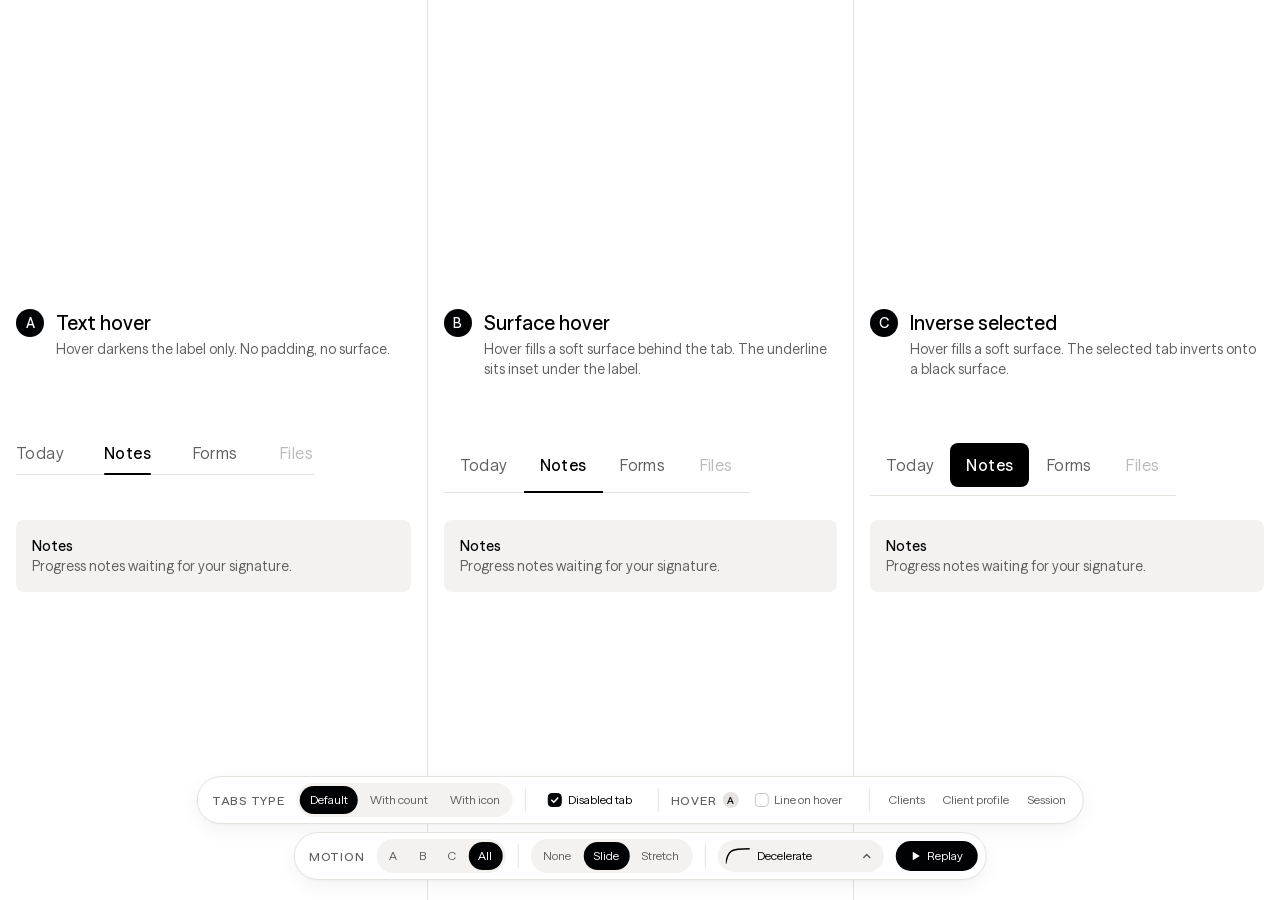
<file: index.html>
<!doctype html>
<html lang="en">
<head>
  <meta charset="utf-8" />
  <meta name="viewport" content="width=device-width, initial-scale=1" />
  <title>Arc · Tab Group — three directions</title>
  <link rel="stylesheet" href="tokens.css" />
  <link rel="stylesheet" href="styles.css" />
</head>
<body>
  <main class="compare">
    <section class="direction" data-direction="a" aria-labelledby="dir-a-title">
      <div class="direction-inner">
        <div class="direction-head">
          <span class="direction-badge">A</span>
          <div>
            <h2 class="direction-title" id="dir-a-title">Text hover</h2>
            <p class="direction-desc">Hover darkens the label only. No padding, no surface.</p>
          </div>
        </div>

        <div class="stage">
          <div class="tab-group" data-tab-group></div>
          <div class="tab-panel" data-tab-panel role="tabpanel"></div>
        </div>

      </div>
    </section>

    <section class="direction" data-direction="b" aria-labelledby="dir-b-title">
      <div class="direction-inner">
        <div class="direction-head">
          <span class="direction-badge">B</span>
          <div>
            <h2 class="direction-title" id="dir-b-title">Surface hover</h2>
            <p class="direction-desc">Hover fills a soft surface behind the tab. The underline sits inset under the label.</p>
          </div>
        </div>

        <div class="stage">
          <div class="tab-group" data-tab-group></div>
          <div class="tab-panel" data-tab-panel role="tabpanel"></div>
        </div>

      </div>
    </section>

    <section class="direction" data-direction="c" aria-labelledby="dir-c-title">
      <div class="direction-inner">
        <div class="direction-head">
          <span class="direction-badge">C</span>
          <div>
            <h2 class="direction-title" id="dir-c-title">Inverse selected</h2>
            <p class="direction-desc">Hover fills a soft surface. The selected tab inverts onto a black surface.</p>
          </div>
        </div>

        <div class="stage">
          <div class="tab-group" data-tab-group></div>
          <div class="tab-panel" data-tab-panel role="tabpanel"></div>
        </div>

      </div>
    </section>
  </main>

  <div class="controls">
    <!-- Easing picker (opens above the Motion bar) -->
    <div class="easing-popover" id="easing-popover" hidden>
      <div class="easing-scale" aria-hidden="true"><span>Subtle</span><span class="easing-scale-line"></span><span>Expressive</span></div>
      <div class="easing-cards" data-easing-list role="radiogroup" aria-label="Easing curve"></div>
      <div class="easing-value">
        <code data-preview-value></code>
        <button type="button" class="copy" data-copy>Copy</button>
      </div>
    </div>

    <!-- Variants (applies to all three directions) -->
    <div class="bar variants-bar" role="toolbar" aria-label="Tab variants">
      <span class="bar-title">Tabs type</span>
      <div class="segmented" data-type-control role="radiogroup" aria-label="Tab type for all directions">
        <button type="button" role="radio" data-value="default">Default</button>
        <button type="button" role="radio" data-value="count">With count</button>
        <button type="button" role="radio" data-value="icon">With icon</button>
      </div>
      <span class="bar-divider" aria-hidden="true"></span>
      <div class="bar-group toggles">
        <label class="switch"><input type="checkbox" data-toggle="disabled" checked /><span>Disabled tab</span></label>
      </div>
      <span class="bar-divider" aria-hidden="true"></span>
      <div class="bar-group" role="group" aria-label="Hover options for direction A">
        <span class="bar-title">Hover</span><em class="dir-badge" title="Direction A only">A</em>
        <div class="toggles"><label class="switch"><input type="checkbox" data-toggle="hoverLine" /><span>Line on hover</span></label></div>
      </div>
      <span class="bar-divider" aria-hidden="true"></span>
      <nav class="page-links" aria-label="Prototype pages">
        <a class="page-link" href="in-situ-clients.html">Clients</a>
        <a class="page-link" href="in-situ.html">Client profile</a>
        <a class="page-link" href="in-situ-session.html">Session</a>
      </nav>
    </div>

    <!-- Motion controls -->
    <div class="bar motion-bar" role="toolbar" aria-label="Motion controls">
      <span class="bar-title">Motion</span>
      <div class="segmented" data-motion-target role="radiogroup" aria-label="Apply motion to">
        <button type="button" role="radio" data-value="a">A</button>
        <button type="button" role="radio" data-value="b">B</button>
        <button type="button" role="radio" data-value="c">C</button>
        <button type="button" role="radio" data-value="all">All</button>
      </div>
      <span class="bar-divider" aria-hidden="true"></span>
      <div class="segmented" data-motion-mode role="radiogroup" aria-label="Indicator animation">
        <button type="button" role="radio" data-value="none">None</button>
        <button type="button" role="radio" data-value="slide">Slide</button>
        <button type="button" role="radio" data-value="stretch">Stretch</button>
      </div>
      <span class="bar-divider" aria-hidden="true"></span>
      <button type="button" class="chip-button" data-easing-trigger aria-haspopup="true" aria-expanded="false" aria-controls="easing-popover">
        <svg data-trigger-thumb width="24" height="20" viewBox="0 0 24 20" aria-hidden="true"></svg>
        <span class="easing-trigger-name" data-trigger-name></span>
        <svg class="chevron" width="10" height="10" viewBox="0 0 10 10" aria-hidden="true"><path d="M2 6.5 5 3.5 8 6.5" fill="none" stroke="currentColor" stroke-width="1.5" stroke-linecap="round" stroke-linejoin="round"/></svg>
      </button>
      <button type="button" class="replay" data-replay title="Select the next tab (R)">
        <svg width="12" height="12" viewBox="0 0 12 12" aria-hidden="true"><path d="M3 1.8v8.4L10 6z" fill="currentColor"/></svg>
        Replay
      </button>
    </div>
  </div>

  <script src="easings.js"></script>
  <script src="tabs.js"></script>
  <script src="script.js"></script>
  <script src="motion.js"></script>
</body>
</html>
</file>
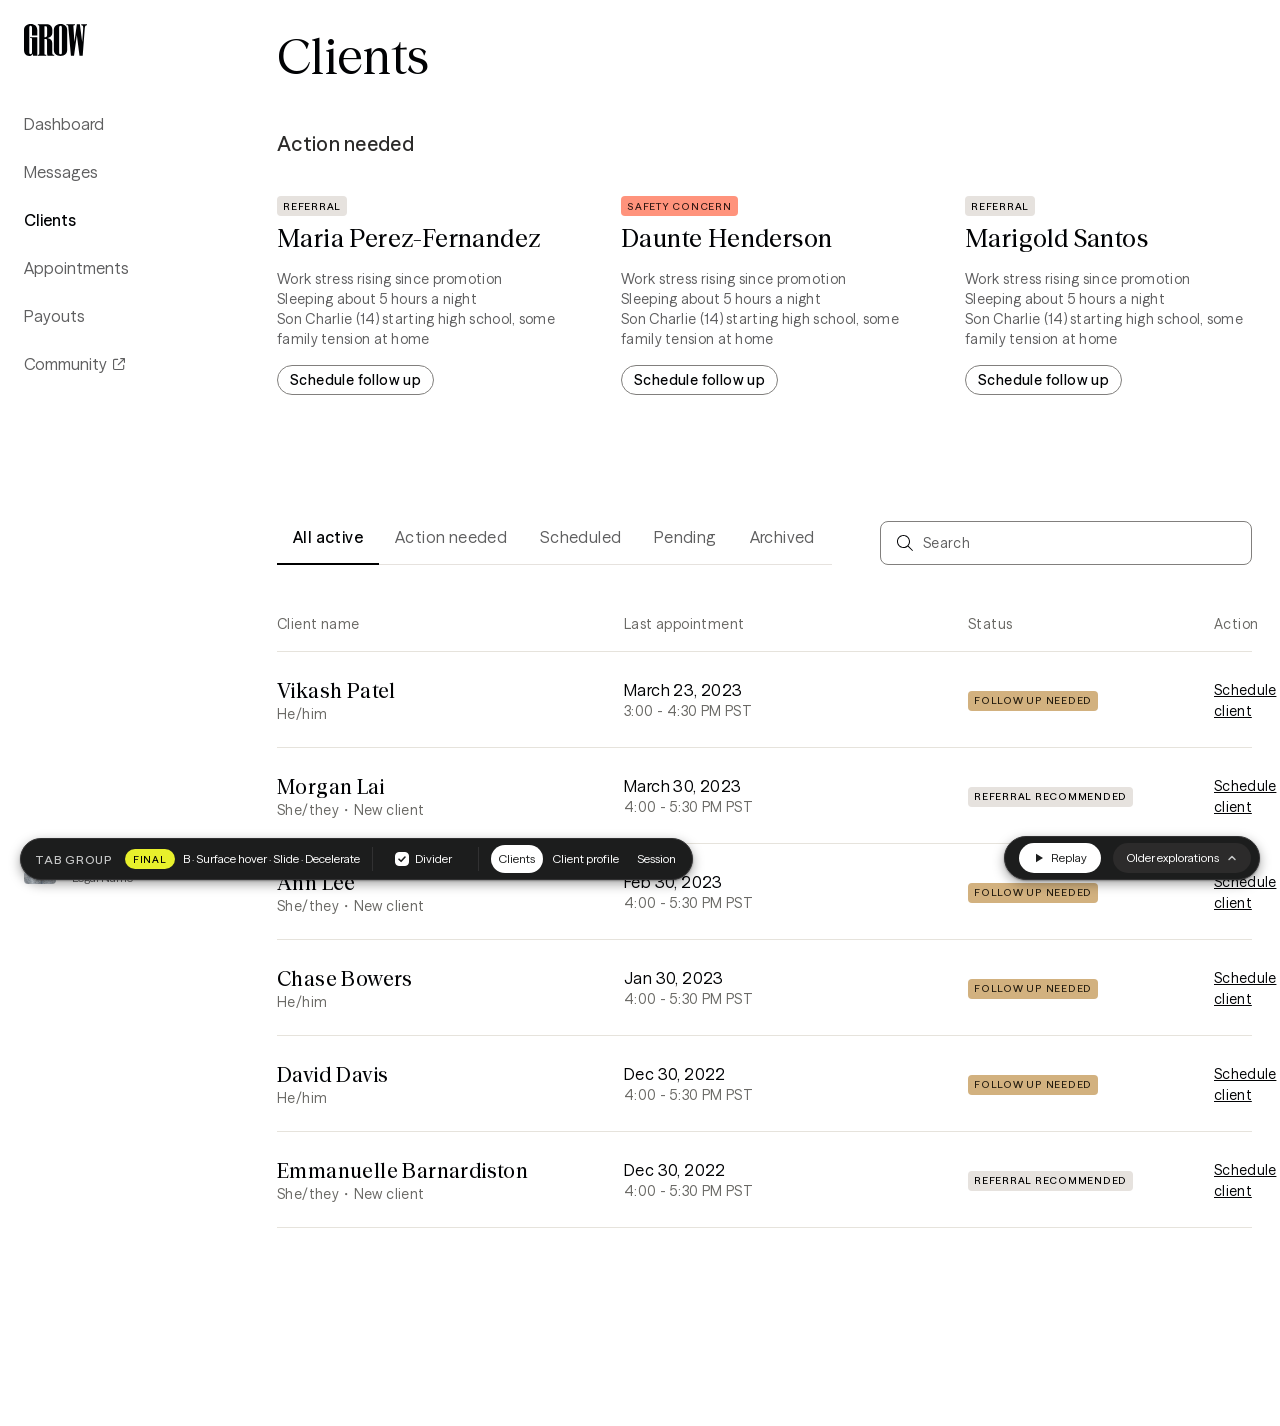
<file: in-situ-clients.html>
<!doctype html>
<html lang="en">
<head>
  <meta charset="utf-8" />
  <meta name="viewport" content="width=device-width, initial-scale=1" />
  <title>Arc · Tab Group — in situ · Clients</title>
  <link rel="stylesheet" href="tokens.css" />
  <link rel="stylesheet" href="styles.css" />
  <link rel="stylesheet" href="in-situ.css" />
  <link rel="stylesheet" href="in-situ-clients.css" />
</head>
<body class="in-situ">
  <!-- Clients list (Figma 51274:1912) -->
  <div class="app">
    <nav class="app-nav" aria-label="Primary">
      <div class="app-nav-top">
        <a class="app-logo" href="#" aria-label="Grow Therapy"><img src="assets/in-situ/grow-logo.svg" width="63" height="32" alt="" /></a>
        <ul class="app-nav-items">
          <li><a href="#">Dashboard</a></li>
          <li><a href="#">Messages</a></li>
          <li><a href="#" aria-current="page">Clients</a></li>
          <li><a href="#">Appointments</a></li>
          <li><a href="#">Payouts</a></li>
          <li><a href="#">Community <img src="assets/in-situ/external.svg" width="12" height="12" alt="" /></a></li>
        </ul>
      </div>
      <button type="button" class="app-profile">
        <img class="app-avatar" src="assets/in-situ/avatar.png" width="32" height="32" alt="" />
        <span class="app-profile-name">
          <span class="app-profile-title">Tim Jones</span>
          <span class="app-profile-sub">Legal Name</span>
        </span>
        <img src="assets/in-situ/nav-chevron.svg" width="14" height="8" alt="" />
      </button>
    </nav>

    <main class="clients-main">
      <h1 class="clients-title">Clients</h1>

      <section class="action-needed">
        <h2 class="subhead">Action needed</h2>
        <div class="ac-cards">
              <article class="ac-card">
                <span class="tag tag-neutral-sm">Referral</span>
                <h3 class="ac-name">Maria Perez-Fernandez</h3>
                <p class="ac-notes">Work stress rising since promotion<br />Sleeping about 5 hours a night<br />Son Charlie (14) starting high school, some family tension at home</p>
                <button type="button" class="btn btn-secondary btn-small">Schedule follow up</button>
              </article>
              <article class="ac-card">
                <span class="tag tag-error-sm">Safety concern</span>
                <h3 class="ac-name">Daunte Henderson</h3>
                <p class="ac-notes">Work stress rising since promotion<br />Sleeping about 5 hours a night<br />Son Charlie (14) starting high school, some family tension at home</p>
                <button type="button" class="btn btn-secondary btn-small">Schedule follow up</button>
              </article>
              <article class="ac-card">
                <span class="tag tag-neutral-sm">Referral</span>
                <h3 class="ac-name">Marigold Santos</h3>
                <p class="ac-notes">Work stress rising since promotion<br />Sleeping about 5 hours a night<br />Son Charlie (14) starting high school, some family tension at home</p>
                <button type="button" class="btn btn-secondary btn-small">Schedule follow up</button>
              </article>
        </div>
      </section>

      <section class="clients-list">
        <div class="clients-toolbar">
          <div class="clients-tabs" data-insitu-tabs data-label="Client lists" data-tab-order="all,action,scheduled,pending,archived"><div class="tab-group" data-tab-group></div></div>
          <label class="search-field">
            <img src="assets/in-situ/search.svg" width="24" height="24" alt="" />
            <input type="search" placeholder="Search" aria-label="Search clients" />
          </label>
        </div>
        <div class="clients-views">
            <div class="tab-panel-view" data-view="all" data-label="All active" role="tabpanel">
              <table class="clients-table">
                <thead><tr><th>Client name</th><th>Last appointment</th><th>Status</th><th>Action</th></tr></thead>
                <tbody>
                  <tr>
                    <td><span class="cl-name">Vikash Patel</span><span class="cl-sub">He/him</span></td>
                    <td><span class="cl-date">March 23, 2023</span><span class="cl-sub">3:00 - 4:30 PM PST</span></td>
                    <td><span class="tag tag-warning-sm">Follow up needed</span></td>
                    <td><a class="text-link" href="#">Schedule client</a></td>
                  </tr>
                  <tr>
                    <td><span class="cl-name">Morgan Lai</span><span class="cl-sub">She/they・New client</span></td>
                    <td><span class="cl-date">March 30, 2023</span><span class="cl-sub">4:00 - 5:30 PM PST</span></td>
                    <td><span class="tag tag-neutral-sm">Referral recommended</span></td>
                    <td><a class="text-link" href="#">Schedule client</a></td>
                  </tr>
                  <tr>
                    <td><span class="cl-name">Ann Lee</span><span class="cl-sub">She/they・New client</span></td>
                    <td><span class="cl-date">Feb 30, 2023</span><span class="cl-sub">4:00 - 5:30 PM PST</span></td>
                    <td><span class="tag tag-warning-sm">Follow up needed</span></td>
                    <td><a class="text-link" href="#">Schedule client</a></td>
                  </tr>
                  <tr>
                    <td><span class="cl-name">Chase Bowers</span><span class="cl-sub">He/him</span></td>
                    <td><span class="cl-date">Jan 30, 2023</span><span class="cl-sub">4:00 - 5:30 PM PST</span></td>
                    <td><span class="tag tag-warning-sm">Follow up needed</span></td>
                    <td><a class="text-link" href="#">Schedule client</a></td>
                  </tr>
                  <tr>
                    <td><span class="cl-name">David Davis</span><span class="cl-sub">He/him</span></td>
                    <td><span class="cl-date">Dec 30, 2022</span><span class="cl-sub">4:00 - 5:30 PM PST</span></td>
                    <td><span class="tag tag-warning-sm">Follow up needed</span></td>
                    <td><a class="text-link" href="#">Schedule client</a></td>
                  </tr>
                  <tr>
                    <td><span class="cl-name">Emmanuelle Barnardiston</span><span class="cl-sub">She/they・New client</span></td>
                    <td><span class="cl-date">Dec 30, 2022</span><span class="cl-sub">4:00 - 5:30 PM PST</span></td>
                    <td><span class="tag tag-neutral-sm">Referral recommended</span></td>
                    <td><a class="text-link" href="#">Schedule client</a></td>
                  </tr>
                </tbody>
              </table>
            </div>
            <div class="tab-panel-view" data-view="action" data-label="Action needed" role="tabpanel" hidden>
              <table class="clients-table">
                <thead><tr><th>Client name</th><th>Last appointment</th><th>Status</th><th>Action</th></tr></thead>
                <tbody>
                  <tr>
                    <td><span class="cl-name">Vikash Patel</span><span class="cl-sub">He/him</span></td>
                    <td><span class="cl-date">March 23, 2023</span><span class="cl-sub">3:00 - 4:30 PM PST</span></td>
                    <td><span class="tag tag-warning-sm">Follow up needed</span></td>
                    <td><a class="text-link" href="#">Schedule client</a></td>
                  </tr>
                  <tr>
                    <td><span class="cl-name">Ann Lee</span><span class="cl-sub">She/they・New client</span></td>
                    <td><span class="cl-date">Feb 30, 2023</span><span class="cl-sub">4:00 - 5:30 PM PST</span></td>
                    <td><span class="tag tag-warning-sm">Follow up needed</span></td>
                    <td><a class="text-link" href="#">Schedule client</a></td>
                  </tr>
                  <tr>
                    <td><span class="cl-name">Chase Bowers</span><span class="cl-sub">He/him</span></td>
                    <td><span class="cl-date">Jan 30, 2023</span><span class="cl-sub">4:00 - 5:30 PM PST</span></td>
                    <td><span class="tag tag-warning-sm">Follow up needed</span></td>
                    <td><a class="text-link" href="#">Schedule client</a></td>
                  </tr>
                  <tr>
                    <td><span class="cl-name">David Davis</span><span class="cl-sub">He/him</span></td>
                    <td><span class="cl-date">Dec 30, 2022</span><span class="cl-sub">4:00 - 5:30 PM PST</span></td>
                    <td><span class="tag tag-warning-sm">Follow up needed</span></td>
                    <td><a class="text-link" href="#">Schedule client</a></td>
                  </tr>
                </tbody>
              </table>
            </div>
            <div class="tab-panel-view" data-view="scheduled" data-label="Scheduled" role="tabpanel" hidden>
              <table class="clients-table">
                <thead><tr><th>Client name</th><th>Last appointment</th><th>Status</th><th>Action</th></tr></thead>
                <tbody>
                  <tr>
                    <td><span class="cl-name">Vikash Patel</span><span class="cl-sub">He/him</span></td>
                    <td><span class="cl-date">March 23, 2023</span><span class="cl-sub">3:00 - 4:30 PM PST</span></td>
                    <td><span class="tag tag-warning-sm">Follow up needed</span></td>
                    <td><a class="text-link" href="#">Schedule client</a></td>
                  </tr>
                  <tr>
                    <td><span class="cl-name">Morgan Lai</span><span class="cl-sub">She/they・New client</span></td>
                    <td><span class="cl-date">March 30, 2023</span><span class="cl-sub">4:00 - 5:30 PM PST</span></td>
                    <td><span class="tag tag-neutral-sm">Referral recommended</span></td>
                    <td><a class="text-link" href="#">Schedule client</a></td>
                  </tr>
                </tbody>
              </table>
            </div>
            <div class="tab-panel-view" data-view="pending" data-label="Pending" role="tabpanel" hidden>
              <table class="clients-table">
                <thead><tr><th>Client name</th><th>Last appointment</th><th>Status</th><th>Action</th></tr></thead>
                <tbody>
                  <tr>
                    <td><span class="cl-name">Morgan Lai</span><span class="cl-sub">She/they・New client</span></td>
                    <td><span class="cl-date">March 30, 2023</span><span class="cl-sub">4:00 - 5:30 PM PST</span></td>
                    <td><span class="tag tag-neutral-sm">Referral recommended</span></td>
                    <td><a class="text-link" href="#">Schedule client</a></td>
                  </tr>
                  <tr>
                    <td><span class="cl-name">Emmanuelle Barnardiston</span><span class="cl-sub">She/they・New client</span></td>
                    <td><span class="cl-date">Dec 30, 2022</span><span class="cl-sub">4:00 - 5:30 PM PST</span></td>
                    <td><span class="tag tag-neutral-sm">Referral recommended</span></td>
                    <td><a class="text-link" href="#">Schedule client</a></td>
                  </tr>
                </tbody>
              </table>
            </div>
            <div class="tab-panel-view" data-view="archived" data-label="Archived" role="tabpanel" hidden>
              <p class="empty-state">No archived clients.</p>
            </div>
        </div>
      </section>
    </main>
  </div>

  <div class="controls">
    <!-- Older explorations (opens above the bottom-right panel) -->
    <div class="easing-popover explore-panel" id="easing-popover" hidden>
      <div class="explore-head">
        <span class="explore-title">Older explorations</span>
        <button type="button" class="explore-reset" data-reset-final>Reset to final</button>
      </div>
      <div class="explore-row">
        <span class="explore-label">Direction</span>
        <div class="segmented" data-direction-control role="radiogroup" aria-label="Tab group direction">
          <button type="button" role="radio" data-value="a">A · Text hover</button>
          <button type="button" role="radio" data-value="b">B · Surface hover</button>
          <button type="button" role="radio" data-value="c">C · Inverse selected</button>
        </div>
      </div>
      <div class="explore-row">
        <span class="explore-label">Motion</span>
        <div class="segmented" data-motion-mode role="radiogroup" aria-label="Indicator animation">
          <button type="button" role="radio" data-value="none">None</button>
          <button type="button" role="radio" data-value="slide">Slide</button>
          <button type="button" role="radio" data-value="stretch">Stretch</button>
        </div>
      </div>
      <div class="explore-row explore-row-stack">
        <span class="explore-label">Easing</span>
        <div class="easing-scale" aria-hidden="true"><span>Subtle</span><span class="easing-scale-line"></span><span>Expressive</span></div>
        <div class="easing-cards" data-easing-list role="radiogroup" aria-label="Easing curve"></div>
        <div class="easing-value">
          <code data-preview-value></code>
          <button type="button" class="copy" data-copy>Copy</button>
        </div>
      </div>
    </div>

    <!-- Bottom left: the final direction + page links -->
    <div class="bar final-bar" role="toolbar" aria-label="Tab group">
      <span class="bar-title">Tab group</span>
      <span class="final-summary" data-summary></span>
      <span class="bar-divider" aria-hidden="true"></span>
      <div class="bar-group toggles">
        <label class="switch"><input type="checkbox" data-toggle="divider" checked /><span>Divider</span></label>
      </div>
      <span class="bar-divider" aria-hidden="true"></span>
      <nav class="page-links" aria-label="Prototype pages">
        <a class="page-link" href="in-situ-clients.html" aria-current="page">Clients</a>
        <a class="page-link" href="in-situ.html">Client profile</a>
        <a class="page-link" href="in-situ-session.html">Session</a>
      </nav>
    </div>

    <!-- Bottom right: replay + older explorations -->
    <div class="bar motion-bar" role="toolbar" aria-label="Motion">
      <button type="button" class="replay" data-replay title="Select the next tab (R)">
        <svg width="12" height="12" viewBox="0 0 12 12" aria-hidden="true"><path d="M3 1.8v8.4L10 6z" fill="currentColor"/></svg>
        Replay
      </button>
      <button type="button" class="chip-button explore-trigger" data-easing-trigger="panel" aria-haspopup="true" aria-expanded="false" aria-controls="easing-popover">
        Older explorations
        <svg class="chevron" width="10" height="10" viewBox="0 0 10 10" aria-hidden="true"><path d="M2 6.5 5 3.5 8 6.5" fill="none" stroke="currentColor" stroke-width="1.5" stroke-linecap="round" stroke-linejoin="round"/></svg>
      </button>
    </div>
  </div>

  <script src="easings.js"></script>
  <script src="tabs.js"></script>
  <script src="in-situ.js"></script>
  <script src="motion.js"></script>
</body>
</html>
</file>
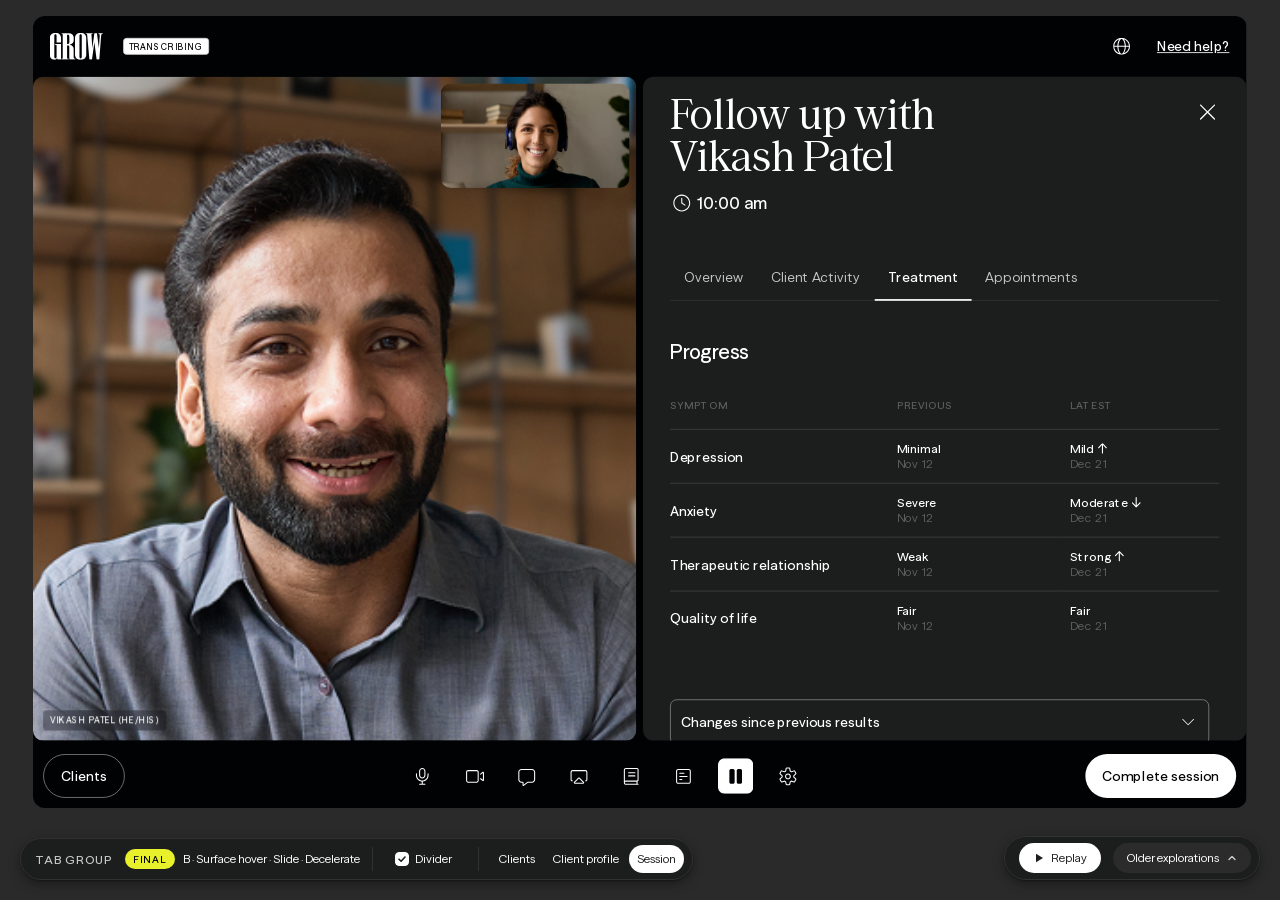
<file: in-situ-session.html>
<!doctype html>
<html lang="en">
<head>
  <meta charset="utf-8" />
  <meta name="viewport" content="width=device-width, initial-scale=1" />
  <title>Arc · Tab Group — in situ · Session</title>
  <link rel="stylesheet" href="tokens.css" />
  <link rel="stylesheet" href="styles.css" />
  <link rel="stylesheet" href="in-situ.css" />
  <link rel="stylesheet" href="in-situ-session.css" />
</head>
<body class="in-situ session-page">
  <!-- Session screen (Figma g4RLaaGHuERtGIcpEnSg9u · 373:45934), dark mode, 1440×940 artboard -->
  <div class="artboard-wrap">
    <div class="session mode-dark" data-artboard data-width="1440" data-height="940">
      <header class="session-top">
        <div class="session-brand">
          <img src="assets/session/grow-logo-white.svg" width="63" height="32" alt="Grow Therapy" />
          <span class="tag-light">Transcribing</span>
        </div>
        <div class="session-help">
          <img src="assets/session/globe.svg" width="20" height="20" alt="" />
          <a href="#">Need help?</a>
        </div>
      </header>

      <div class="session-body">
        <div class="video">
          <img class="video-feed" src="assets/session/client-video.png" alt="" />
          <div class="video-shade" aria-hidden="true"></div>
          <div class="video-pip"><img src="assets/session/provider.png" alt="" /></div>
          <span class="video-name">Vikash Patel (he/his)</span>
        </div>

        <section class="dialog" aria-labelledby="session-title">
          <div class="dialog-head">
            <div class="dialog-title">
              <h1 id="session-title">Follow up with<br />Vikash Patel</h1>
              <p class="dialog-time"><img src="assets/session/time.svg" width="28" height="28" alt="" />10:00 am</p>
            </div>
            <button type="button" class="dialog-close" aria-label="Close"><img src="assets/session/close.svg" width="36" height="36" alt="" /></button>
          </div>

          <!-- The Chip group in the design is replaced by the tab group under test -->
          <div class="dialog-tabs" data-insitu-tabs data-label="Session sections" data-tab-order="overview,activity,treatment,appointments"><div class="tab-group" data-tab-group></div></div>

          <div class="dialog-scroll">
            <div class="tab-panel-view" data-view="treatment" data-label="Treatment" role="tabpanel">
              <div class="progress">
                <h2 class="progress-title">Progress</h2>
                <table class="progress-table">
                  <thead>
                    <tr><th>Symptom</th><th>Previous</th><th>Latest</th></tr>
                  </thead>
                  <tbody>
                    <tr><td>Depression</td><td><b>Minimal</b><span>Nov 12</span></td><td><b>Mild <img src="assets/session/arrow-up.svg" width="11" height="13" alt="up" /></b><span>Dec 21</span></td></tr>
                    <tr><td>Anxiety</td><td><b>Severe</b><span>Nov 12</span></td><td><b>Moderate <img src="assets/session/arrow-down.svg" width="11" height="13" alt="down" /></b><span>Dec 21</span></td></tr>
                    <tr><td>Therapeutic relationship</td><td><b>Weak</b><span>Nov 12</span></td><td><b>Strong <img src="assets/session/arrow-up.svg" width="11" height="13" alt="up" /></b><span>Dec 21</span></td></tr>
                    <tr><td>Quality of life</td><td><b>Fair</b><span>Nov 12</span></td><td><b>Fair</b><span>Dec 21</span></td></tr>
                  </tbody>
                </table>
              </div>
              <button type="button" class="collapse">Changes since previous results <img src="assets/session/expand.svg" width="24" height="24" alt="" /></button>
            </div>

            <!-- Other tabs: light placeholder content so switching feels real -->
            <div class="tab-panel-view" data-view="overview" data-label="Overview" role="tabpanel" hidden>
              <div class="progress">
                <h2 class="progress-title">Today's session</h2>
                <div class="dark-row"><span>Session type</span><span class="muted">Follow-up · 50 min</span></div>
                <div class="dark-row"><span>Last session</span><span class="muted">Dec 21</span></div>
                <div class="dark-row"><span>Treatment goal</span><span class="muted">Reduce anxiety at work</span></div>
              </div>
            </div>
            <div class="tab-panel-view" data-view="activity" data-label="Client Activity" role="tabpanel" hidden>
              <div class="progress">
                <h2 class="progress-title">Client activity</h2>
                <div class="dark-row"><span>Completed PHQ-9</span><span class="muted">Dec 20</span></div>
                <div class="dark-row"><span>Sent a message</span><span class="muted">Dec 18</span></div>
                <div class="dark-row"><span>Journal entry shared</span><span class="muted">Dec 15</span></div>
              </div>
            </div>
            <div class="tab-panel-view" data-view="appointments" data-label="Appointments" role="tabpanel" hidden>
              <div class="progress">
                <h2 class="progress-title">Appointments</h2>
                <div class="dark-row"><span>Follow-up</span><span class="muted">Jan 4 · 10:00 am</span></div>
                <div class="dark-row"><span>Follow-up</span><span class="muted">Jan 11 · 10:00 am</span></div>
              </div>
            </div>
          </div>
        </section>
      </div>

      <footer class="session-bar">
        <button type="button" class="pill pill-dark">Clients</button>
        <div class="call-controls">
          <button type="button" aria-label="Microphone"><img src="assets/session/ctrl-microphone.svg" width="42" height="42" alt="" /></button>
          <button type="button" aria-label="Camera"><img src="assets/session/ctrl-video.svg" width="42" height="42" alt="" /></button>
          <button type="button" aria-label="Chat"><img src="assets/session/ctrl-message.svg" width="42" height="42" alt="" /></button>
          <button type="button" aria-label="Share screen"><img src="assets/session/ctrl-airplay.svg" width="42" height="42" alt="" /></button>
          <button type="button" aria-label="Notes"><img src="assets/session/ctrl-book.svg" width="42" height="42" alt="" /></button>
          <button type="button" aria-label="Measures"><img src="assets/session/ctrl-poll.svg" width="42" height="42" alt="" /></button>
          <button type="button" aria-label="Pause transcription"><img src="assets/session/ctrl-pause.svg" width="42" height="42" alt="" /></button>
          <button type="button" aria-label="Settings"><img src="assets/session/ctrl-gear.svg" width="42" height="42" alt="" /></button>
        </div>
        <button type="button" class="pill pill-light">Complete session</button>
      </footer>
    </div>
  </div>

  <div class="controls">
    <!-- Older explorations (opens above the bottom-right panel) -->
    <div class="easing-popover explore-panel" id="easing-popover" hidden>
      <div class="explore-head">
        <span class="explore-title">Older explorations</span>
        <button type="button" class="explore-reset" data-reset-final>Reset to final</button>
      </div>
      <div class="explore-row">
        <span class="explore-label">Direction</span>
        <div class="segmented" data-direction-control role="radiogroup" aria-label="Tab group direction">
          <button type="button" role="radio" data-value="a">A · Text hover</button>
          <button type="button" role="radio" data-value="b">B · Surface hover</button>
          <button type="button" role="radio" data-value="c">C · Inverse selected</button>
        </div>
      </div>
      <div class="explore-row">
        <span class="explore-label">Motion</span>
        <div class="segmented" data-motion-mode role="radiogroup" aria-label="Indicator animation">
          <button type="button" role="radio" data-value="none">None</button>
          <button type="button" role="radio" data-value="slide">Slide</button>
          <button type="button" role="radio" data-value="stretch">Stretch</button>
        </div>
      </div>
      <div class="explore-row explore-row-stack">
        <span class="explore-label">Easing</span>
        <div class="easing-scale" aria-hidden="true"><span>Subtle</span><span class="easing-scale-line"></span><span>Expressive</span></div>
        <div class="easing-cards" data-easing-list role="radiogroup" aria-label="Easing curve"></div>
        <div class="easing-value">
          <code data-preview-value></code>
          <button type="button" class="copy" data-copy>Copy</button>
        </div>
      </div>
    </div>

    <!-- Bottom left: the final direction + page links -->
    <div class="bar final-bar" role="toolbar" aria-label="Tab group">
      <span class="bar-title">Tab group</span>
      <span class="final-summary" data-summary></span>
      <span class="bar-divider" aria-hidden="true"></span>
      <div class="bar-group toggles">
        <label class="switch"><input type="checkbox" data-toggle="divider" checked /><span>Divider</span></label>
      </div>
      <span class="bar-divider" aria-hidden="true"></span>
      <nav class="page-links" aria-label="Prototype pages">
        <a class="page-link" href="in-situ-clients.html">Clients</a>
        <a class="page-link" href="in-situ.html">Client profile</a>
        <a class="page-link" href="in-situ-session.html" aria-current="page">Session</a>
      </nav>
    </div>

    <!-- Bottom right: replay + older explorations -->
    <div class="bar motion-bar" role="toolbar" aria-label="Motion">
      <button type="button" class="replay" data-replay title="Select the next tab (R)">
        <svg width="12" height="12" viewBox="0 0 12 12" aria-hidden="true"><path d="M3 1.8v8.4L10 6z" fill="currentColor"/></svg>
        Replay
      </button>
      <button type="button" class="chip-button explore-trigger" data-easing-trigger="panel" aria-haspopup="true" aria-expanded="false" aria-controls="easing-popover">
        Older explorations
        <svg class="chevron" width="10" height="10" viewBox="0 0 10 10" aria-hidden="true"><path d="M2 6.5 5 3.5 8 6.5" fill="none" stroke="currentColor" stroke-width="1.5" stroke-linecap="round" stroke-linejoin="round"/></svg>
      </button>
    </div>
  </div>

  <script src="easings.js"></script>
  <script src="tabs.js"></script>
  <script src="in-situ.js"></script>
  <script src="motion.js"></script>
</body>
</html>
</file>
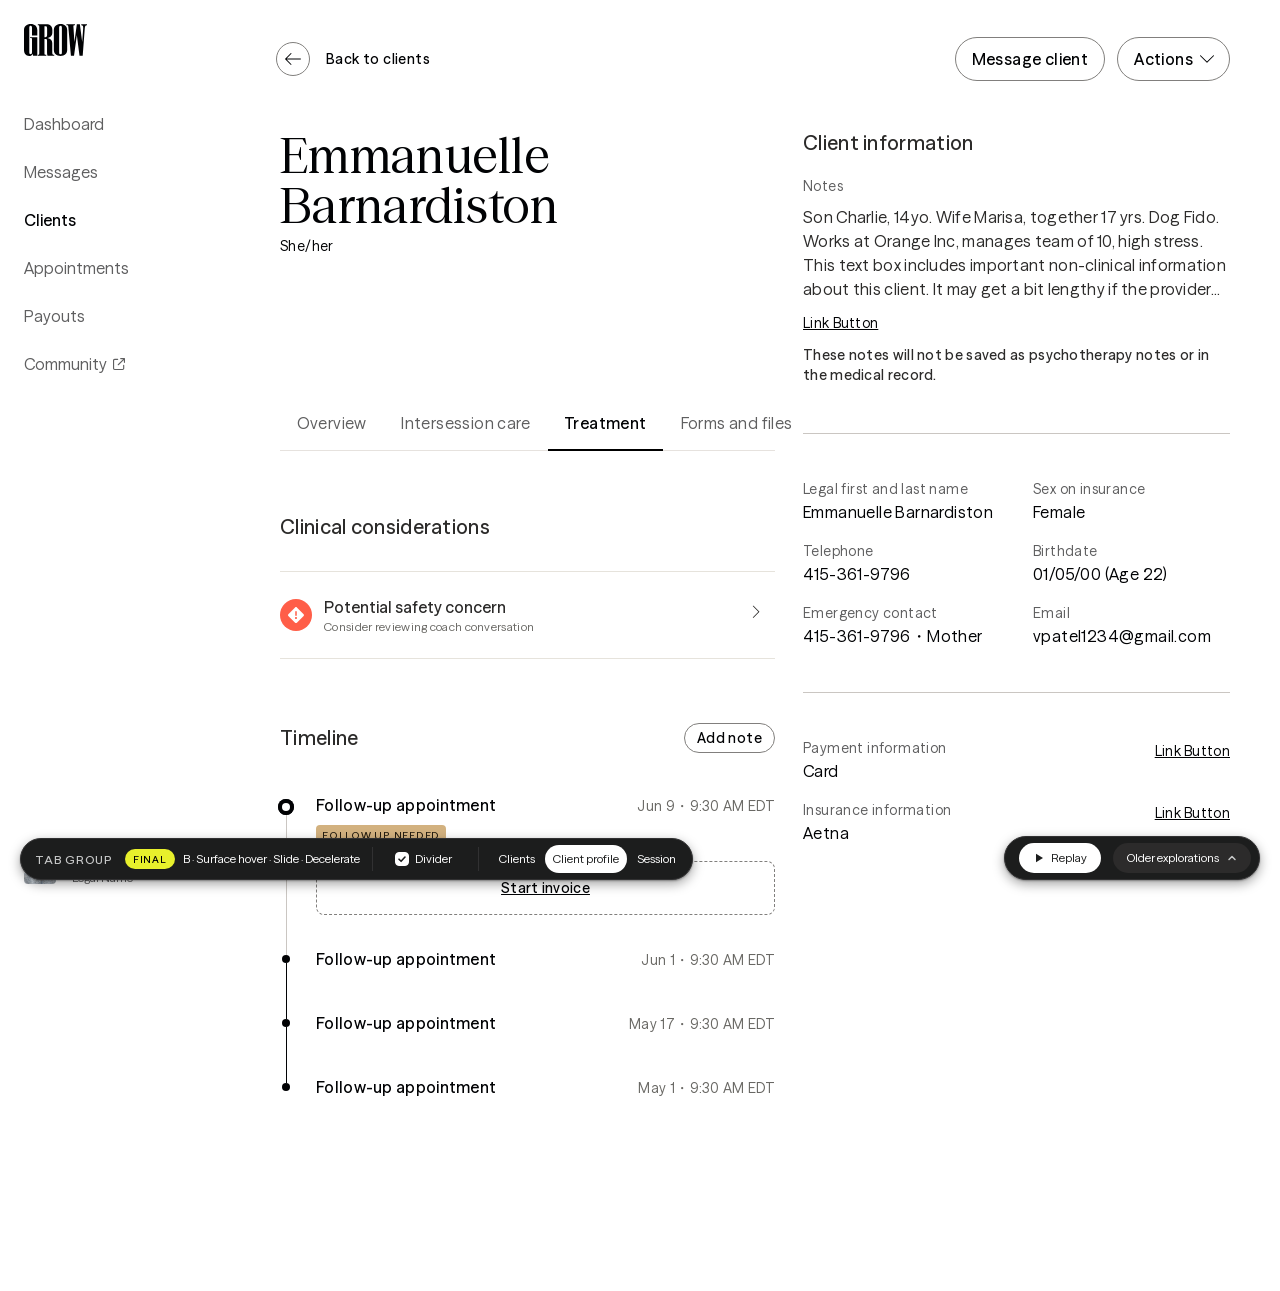
<file: in-situ.html>
<!doctype html>
<html lang="en">
<head>
  <meta charset="utf-8" />
  <meta name="viewport" content="width=device-width, initial-scale=1" />
  <title>Arc · Tab Group — in situ · Client profile</title>
  <link rel="stylesheet" href="tokens.css" />
  <link rel="stylesheet" href="styles.css" />
  <link rel="stylesheet" href="in-situ.css" />
</head>
<body class="in-situ">
  <!-- Client profile (Figma 51274:2168) -->
  <div class="app">
    <nav class="app-nav" aria-label="Primary">
      <div class="app-nav-top">
        <a class="app-logo" href="#" aria-label="Grow Therapy"><img src="assets/in-situ/grow-logo.svg" width="63" height="32" alt="" /></a>
        <ul class="app-nav-items">
          <li><a href="#">Dashboard</a></li>
          <li><a href="#">Messages</a></li>
          <li><a href="#" aria-current="page">Clients</a></li>
          <li><a href="#">Appointments</a></li>
          <li><a href="#">Payouts</a></li>
          <li><a href="#">Community <img src="assets/in-situ/external.svg" width="12" height="12" alt="" /></a></li>
        </ul>
      </div>
      <button type="button" class="app-profile">
        <img class="app-avatar" src="assets/in-situ/avatar.png" width="32" height="32" alt="" />
        <span class="app-profile-name">
          <span class="app-profile-title">Tim Jones</span>
          <span class="app-profile-sub">Legal Name</span>
        </span>
        <img src="assets/in-situ/nav-chevron.svg" width="14" height="8" alt="" />
      </button>
    </nav>

    <main class="app-main">
      <header class="page-head">
        <a class="back-link" href="#">
          <span class="icon-button" aria-hidden="true"><img src="assets/in-situ/arrow-left.svg" width="24" height="24" alt="" /></span>
          <span>Back to clients</span>
        </a>
        <div class="page-actions">
          <button type="button" class="btn btn-secondary">Message client</button>
          <button type="button" class="btn btn-secondary btn-has-icon">Actions <img src="assets/in-situ/chevron-down.svg" width="24" height="24" alt="" /></button>
        </div>
      </header>

      <div class="page-grid">
        <section class="page-left">
          <div class="client-head">
            <h1 class="client-name">Emmanuelle<br />Barnardiston</h1>
            <p class="client-pronouns">She/her</p>
          </div>

          <div class="client-tabs" data-insitu-tabs data-label="Client sections" data-tab-order="overview,intersession,treatment,forms">
            <div class="tab-group" data-tab-group></div>
          </div>

          <div class="tab-panels" data-panels>
            <!-- Treatment (as designed) -->
            <div class="tab-panel-view" data-view="treatment" data-label="Treatment" role="tabpanel">
              <section class="block">
                <h2 class="subhead">Clinical considerations</h2>
                <div class="action-item">
                  <img src="assets/in-situ/safety-badge.svg" width="32" height="32" alt="" />
                  <div class="action-item-text">
                    <p class="action-item-title">Potential safety concern</p>
                    <p class="action-item-sub">Consider reviewing coach conversation</p>
                  </div>
                  <button type="button" class="icon-btn-ghost" aria-label="Open"><img src="assets/in-situ/chevron-right.svg" width="40" height="40" alt="" /></button>
                </div>
              </section>

              <section class="block">
                <div class="block-head">
                  <h2 class="subhead">Timeline</h2>
                  <button type="button" class="btn btn-secondary btn-small">Add note</button>
                </div>
                <ol class="timeline">
                  <li class="step is-current">
                    <div class="step-rail"><span class="step-dot"></span><span class="step-line soft"></span></div>
                    <div class="step-body">
                      <div class="step-title"><span>Follow-up appointment</span><span class="step-date">Jun 9・9:30 AM EDT</span></div>
                      <span class="tag-warning">Follow up needed</span>
                      <div class="note-dashed"><a href="#">Start invoice</a></div>
                    </div>
                  </li>
                  <li class="step">
                    <div class="step-rail"><span class="step-line soft short"></span><span class="step-dot small"></span><span class="step-line"></span></div>
                    <div class="step-body"><div class="step-title"><span>Follow-up appointment</span><span class="step-date">Jun 1・9:30 AM EDT</span></div></div>
                  </li>
                  <li class="step">
                    <div class="step-rail"><span class="step-line short"></span><span class="step-dot small"></span><span class="step-line"></span></div>
                    <div class="step-body"><div class="step-title"><span>Follow-up appointment</span><span class="step-date">May 17・9:30 AM EDT</span></div></div>
                  </li>
                  <li class="step">
                    <div class="step-rail"><span class="step-line short"></span><span class="step-dot small"></span></div>
                    <div class="step-body"><div class="step-title"><span>Follow-up appointment</span><span class="step-date">May 1・9:30 AM EDT</span></div></div>
                  </li>
                </ol>
              </section>
            </div>

            <!-- Other tabs: light placeholder content so switching feels real -->
            <div class="tab-panel-view" data-view="overview" data-label="Overview" role="tabpanel" hidden>
              <section class="block">
                <h2 class="subhead">Upcoming</h2>
                <div class="list-row"><span>Follow-up appointment</span><span class="step-date">Jun 16・9:30 AM EDT</span></div>
                <div class="list-row"><span>Follow-up appointment</span><span class="step-date">Jun 23・9:30 AM EDT</span></div>
              </section>
              <section class="block">
                <h2 class="subhead">Care summary</h2>
                <p class="body-muted">Weekly sessions since January. Focus on work-related stress and sleep. Last measured PHQ-9: 8 (mild).</p>
              </section>
            </div>
            <div class="tab-panel-view" data-view="intersession" data-label="Intersession care" role="tabpanel" hidden>
              <section class="block">
                <h2 class="subhead">Between sessions</h2>
                <div class="list-row"><span>Sleep journal shared</span><span class="step-date">Jun 7</span></div>
                <div class="list-row"><span>Breathing exercise completed</span><span class="step-date">Jun 4</span></div>
                <div class="list-row"><span>Check-in message</span><span class="step-date">Jun 2</span></div>
              </section>
            </div>
            <div class="tab-panel-view" data-view="forms" data-label="Forms and files" role="tabpanel" hidden>
              <section class="block">
                <h2 class="subhead">Forms and files</h2>
                <div class="list-row"><span>Intake questionnaire</span><span class="step-date">Completed Jan 8</span></div>
                <div class="list-row"><span>PHQ-9</span><span class="step-date">Completed Jun 1</span></div>
                <div class="list-row"><span>Consent to treatment</span><span class="step-date">Signed Jan 8</span></div>
              </section>
            </div>
          </div>
        </section>

        <aside class="page-right">
          <section class="info-block">
            <h2 class="subhead">Client information</h2>
            <div class="desc-list">
              <p class="desc-label">Notes</p>
              <p class="body">Son Charlie, 14yo. Wife Marisa, together 17 yrs. Dog Fido. Works at Orange Inc, manages team of 10, high stress. This text box includes important non-clinical information about this client. It may get a bit lengthy if the provider...</p>
              <a class="text-link" href="#">Link Button</a>
              <p class="body-small-emphasis">These notes will not be saved as psychotherapy notes or in the medical record.</p>
            </div>
          </section>
          <hr class="divider" />
          <div class="desc-grid">
            <div class="desc"><p class="desc-label">Legal first and last name</p><p class="desc-value">Emmanuelle Barnardiston</p></div>
            <div class="desc"><p class="desc-label">Sex on insurance</p><p class="desc-value">Female</p></div>
            <div class="desc"><p class="desc-label">Telephone</p><p class="desc-value">415-361-9796</p></div>
            <div class="desc"><p class="desc-label">Birthdate</p><p class="desc-value">01/05/00 (Age 22)</p></div>
            <div class="desc"><p class="desc-label">Emergency contact</p><p class="desc-value">415-361-9796・Mother</p></div>
            <div class="desc"><p class="desc-label">Email</p><p class="desc-value">vpatel1234@gmail.com</p></div>
          </div>
          <hr class="divider" />
          <div class="desc-rows">
            <div class="desc-row"><div class="desc"><p class="desc-label">Payment information</p><p class="desc-value">Card</p></div><a class="text-link" href="#">Link Button</a></div>
            <div class="desc-row"><div class="desc"><p class="desc-label">Insurance information</p><p class="desc-value">Aetna</p></div><a class="text-link" href="#">Link Button</a></div>
          </div>
        </aside>
      </div>
    </main>
  </div>

  <div class="controls">
    <!-- Older explorations (opens above the bottom-right panel) -->
    <div class="easing-popover explore-panel" id="easing-popover" hidden>
      <div class="explore-head">
        <span class="explore-title">Older explorations</span>
        <button type="button" class="explore-reset" data-reset-final>Reset to final</button>
      </div>
      <div class="explore-row">
        <span class="explore-label">Direction</span>
        <div class="segmented" data-direction-control role="radiogroup" aria-label="Tab group direction">
          <button type="button" role="radio" data-value="a">A · Text hover</button>
          <button type="button" role="radio" data-value="b">B · Surface hover</button>
          <button type="button" role="radio" data-value="c">C · Inverse selected</button>
        </div>
      </div>
      <div class="explore-row">
        <span class="explore-label">Motion</span>
        <div class="segmented" data-motion-mode role="radiogroup" aria-label="Indicator animation">
          <button type="button" role="radio" data-value="none">None</button>
          <button type="button" role="radio" data-value="slide">Slide</button>
          <button type="button" role="radio" data-value="stretch">Stretch</button>
        </div>
      </div>
      <div class="explore-row explore-row-stack">
        <span class="explore-label">Easing</span>
        <div class="easing-scale" aria-hidden="true"><span>Subtle</span><span class="easing-scale-line"></span><span>Expressive</span></div>
        <div class="easing-cards" data-easing-list role="radiogroup" aria-label="Easing curve"></div>
        <div class="easing-value">
          <code data-preview-value></code>
          <button type="button" class="copy" data-copy>Copy</button>
        </div>
      </div>
    </div>

    <!-- Bottom left: the final direction + page links -->
    <div class="bar final-bar" role="toolbar" aria-label="Tab group">
      <span class="bar-title">Tab group</span>
      <span class="final-summary" data-summary></span>
      <span class="bar-divider" aria-hidden="true"></span>
      <div class="bar-group toggles">
        <label class="switch"><input type="checkbox" data-toggle="divider" checked /><span>Divider</span></label>
      </div>
      <span class="bar-divider" aria-hidden="true"></span>
      <nav class="page-links" aria-label="Prototype pages">
        <a class="page-link" href="in-situ-clients.html">Clients</a>
        <a class="page-link" href="in-situ.html" aria-current="page">Client profile</a>
        <a class="page-link" href="in-situ-session.html">Session</a>
      </nav>
    </div>

    <!-- Bottom right: replay + older explorations -->
    <div class="bar motion-bar" role="toolbar" aria-label="Motion">
      <button type="button" class="replay" data-replay title="Select the next tab (R)">
        <svg width="12" height="12" viewBox="0 0 12 12" aria-hidden="true"><path d="M3 1.8v8.4L10 6z" fill="currentColor"/></svg>
        Replay
      </button>
      <button type="button" class="chip-button explore-trigger" data-easing-trigger="panel" aria-haspopup="true" aria-expanded="false" aria-controls="easing-popover">
        Older explorations
        <svg class="chevron" width="10" height="10" viewBox="0 0 10 10" aria-hidden="true"><path d="M2 6.5 5 3.5 8 6.5" fill="none" stroke="currentColor" stroke-width="1.5" stroke-linecap="round" stroke-linejoin="round"/></svg>
      </button>
    </div>
  </div>

  <script src="easings.js"></script>
  <script src="tabs.js"></script>
  <script src="in-situ.js"></script>
  <script src="motion.js"></script>
</body>
</html>
</file>
<file: tokens.css>
/* Arc design tokens — client mode (semantic layer)
   Source: Arc Components branch ezWXXlpJmGHxUf8BbdeHS6, "Tab Item - 1" (50922:13705)
   and "Tab Item - 2" (50922:13721). Only tokens used by the Tab Group are mapped. */

@font-face {
  font-family: "Season Sans VF";
  src: url("assets/fonts/SeasonSansVF.ttf") format("truetype");
  font-weight: 100 900;
  font-style: normal;
  font-display: swap;
}

:root {
  /* ---- Surface ---- */
  --surface-default: #ffffff;                 /* surface/default */
  --surface-subtle: #f4f2f0;                  /* surface/subtle */
  --surface-emphasis: #e6e2de;                /* surface/emphasis (tab rail) */
  --comp-interaction-surface-hover: #f1efec;  /* comp/interaction/surface/hover */
  --surface-inverse: #010204;                 /* surface/inverse */
  --comp-interaction-surface-selected: #000000; /* comp/interaction/surface/selected */
  --comp-interaction-surface-disabled: #f7f5f4; /* comp/interaction/surface/disabled */

  /* ---- Text ---- */
  --text-default: #010204;                    /* text/default */
  --comp-interaction-text-muted: #5f5f60;     /* comp/interaction/text/muted */
  --comp-interaction-text-hover: #010204;     /* comp/interaction/text/hover */
  --comp-interaction-text-disabled: #777878;  /* comp/interaction/text/disabled */
  --text-inverse: #ffffff;                    /* text/inverse */
  --comp-interaction-text-selected: #ffffff;  /* comp/interaction/text/selected */

  /* ---- Icon ---- */
  --icon-default: #010204;                    /* icon/default */
  --comp-interaction-icon-disabled: #777878;  /* comp/interaction/icon/disabled */
  --icon-inverse: #ffffff;                    /* icon/inverse */
  --comp-interaction-icon-inverse: #ffffff;   /* comp/interaction/icon/inverse */

  /* ---- Border ---- */
  --comp-interaction-border-selected: #000000; /* comp/interaction/border/selected */
  --comp-interaction-border-disabled: #e3dfda; /* comp/interaction/border/disabled */
  --hairline-soft: #cac6c2;
  --focus-ring: #010204;

  /* ---- Status (Tag V2 · Neutral light · Count) ---- */
  --comp-status-surface-neutral-light: #ffffff;
  --comp-status-border-neutral-light: #d4d5d5;
  --comp-status-text-neutral-light: #000000;
  /* Tag V2 · Subtle · Count (on the selected surface) */
  --comp-status-surface-subtle: #403f3e;
  --comp-status-text-subtle: #ffffff;

  /* ---- Type ---- */
  --font-sans: "Season Sans VF", -apple-system, BlinkMacSystemFont, "Segoe UI", system-ui, sans-serif;
  --fw-regular: 450;                           /* base/fontWeight/sans-regular */
  --fw-medium: 550;                            /* base/fontWeight/sans-medium */
  --fs-label-and-body-default: 16px;           /* fontSize/label-and-body/default */
  --fs-label-and-body-small: 14px;
  --fs-eyebrow-default: 10px;                  /* fontSize/eyebrow/default */
  --lh-label-default: 16px;                    /* lineHeight/label/default */
  --lh-eyebrow-default: 9px;                   /* lineHeight/eyebrow/default */
  --ls-loose: 0.4px;                           /* base/letterSpacing/loose */
  --ls-looser: 0.75px;                         /* base/letterSpacing/looser */

  /* ---- Spacing (space/padding-and-gap) ---- */
  --space-0: 0px;
  --space-50: 2px;
  --space-100: 4px;
  --space-125: 6px;
  --space-150: 8px;
  --space-200: 12px;
  --space-300: 16px;
  --space-400: 24px;
  --space-530: 40px;

  /* ---- Radius / border width ---- */
  --radius-xsmall: 4px;                        /* borderRadius/xsmall */
  --radius-small: 8px;
  --radius-medium: 12px;
  --radius-full: 9999px;
  --bw-default: 1px;                           /* sem/borderWidth/default */
  --bw-thick: 2px;

  /* ---- Motion (placeholders — tuned in the animation pass) ---- */
  --dur-fast: 150ms;
  --dur-base: 200ms;
  --ease-standard: cubic-bezier(0.2, 0, 0, 1);
}

/* ---- Dark mode (Arc "grow therapy" collection · dark) ----
   Resolved from the Tab Item components in a dark-mode context. */
.mode-dark {
  --surface-default: #010204;
  --surface-emphasis: #313132;                /* tab rail */
  --comp-interaction-surface-hover: #2c2b2b;
  --comp-interaction-surface-selected: #ffffff;
  --comp-interaction-surface-disabled: #000000;

  --text-default: #ffffff;
  --comp-interaction-text-muted: #c6c7c7;
  --comp-interaction-text-hover: #ffffff;
  --comp-interaction-text-disabled: #474848;
  --comp-interaction-text-selected: #000000;

  --icon-default: #ffffff;
  --comp-interaction-icon-disabled: #474848;
  --comp-interaction-icon-inverse: #010204;

  --comp-interaction-border-selected: #ffffff;
  --comp-interaction-border-disabled: #403f3e;
  --focus-ring: #e8f02c;                      /* lime ring on dark */

  --comp-status-surface-neutral-light: #000000;
  --comp-status-border-neutral-light: #313132;
  --comp-status-text-neutral-light: #ffffff;
  --comp-status-surface-subtle: #403f3e;
  --comp-status-text-subtle: #ffffff;
}
</file>
<file: styles.css>
/* ============================================================
   Page chrome
   ============================================================ */
*,
*::before,
*::after { box-sizing: border-box; }

html { -webkit-font-smoothing: antialiased; -moz-osx-font-smoothing: grayscale; }

body {
  margin: 0;
  min-height: 100vh;
  background: var(--surface-default);
  color: var(--text-default);
  font-family: var(--font-sans);
  font-weight: var(--fw-regular);
}

button { font: inherit; color: inherit; }

/* Arc named text styles */
.txt-label           { font-family: var(--font-sans); font-weight: var(--fw-regular); font-size: var(--fs-label-and-body-default); line-height: var(--lh-label-default); letter-spacing: var(--ls-loose); font-feature-settings: "calt" 0; }
.txt-label-emphasis  { font-family: var(--font-sans); font-weight: var(--fw-medium);  font-size: var(--fs-label-and-body-default); line-height: var(--lh-label-default); letter-spacing: var(--ls-loose); font-feature-settings: "calt" 0; }
.txt-eyebrow         { font-family: var(--font-sans); font-weight: var(--fw-medium);  font-size: var(--fs-eyebrow-default);      line-height: var(--lh-eyebrow-default); letter-spacing: var(--ls-looser); text-transform: uppercase; font-feature-settings: "calt" 0; }

/* Three directions side by side, split by full-height vertical lines.
   */
.compare {
  position: relative;
  display: grid;
  grid-template-columns: repeat(3, minmax(0, 1fr));
  min-height: 100vh;
}

.direction {
  min-width: 0;
  min-height: 100vh;
  display: flex;
  flex-direction: column;
  justify-content: center;
  padding: 40px 16px;
}
.direction + .direction { border-left: var(--bw-default) solid var(--surface-emphasis); }
.direction-inner {
  width: 100%;
  max-width: 560px;
  margin: 0 auto;
}

@media (max-width: 1100px) {
  .compare { grid-template-columns: 1fr; padding-bottom: 220px; }
  .direction { min-height: auto; padding: 48px 24px; }
  .direction + .direction { border-left: 0; border-top: var(--bw-default) solid var(--surface-emphasis); }
}

.direction-head {
  display: flex;
  gap: 12px;
  align-items: flex-start;
  margin-bottom: 32px;
}
.direction-badge {
  flex: none;
  display: grid;
  place-items: center;
  width: 28px;
  height: 28px;
  border-radius: var(--radius-full);
  background: var(--text-default);
  color: var(--surface-default);
  font-size: 14px;
  font-weight: var(--fw-medium);
}
.direction-title {
  margin: 2px 0 4px;
  font-size: 20px;
  line-height: 24px;
  font-weight: var(--fw-medium);
}
.direction-desc {
  min-height: 40px; /* two lines, so all three columns line up */
  margin: 0;
  font-size: 14px;
  line-height: 20px;
  color: var(--comp-interaction-text-muted);
}

.stage {
  padding: 32px 0 0;
  overflow-x: auto;
}
/* Same height in A (32px), B (50px) and C (53px with its divider gap) so both halves line up across the split */
.tab-group { min-height: 53px; }
.tab-panel {
  margin-top: 24px;
  min-height: 72px;
  border-radius: var(--radius-small);
  background: var(--surface-subtle);
  padding: 16px;
  font-size: 14px;
  line-height: 20px;
  color: var(--comp-interaction-text-muted);
}
.tab-panel strong { color: var(--text-default); font-weight: var(--fw-medium); }

/* Selection indicator colour — an underline in A/B, a surface in C */
.tab-group {
  --indicator-color: var(--comp-interaction-border-selected);
  --indicator-disabled: var(--comp-interaction-border-disabled);
}

/* ============================================================
   Tab Group — shared anatomy
   tablist > tab > (content > [icon] label [tag]) + indicator
   ============================================================ */
.tablist {
  position: relative;
  display: inline-flex;
  align-items: flex-start;
  gap: var(--space-530);
  min-width: max-content;
}

/* Rail (Figma "Rail" — surface/emphasis, 1px, bottom) */
.tablist.has-divider::after {
  content: "";
  position: absolute;
  left: 0;
  right: 0;
  bottom: 0;
  height: var(--bw-default);
  background: var(--surface-emphasis);
  pointer-events: none;
}

.tab {
  position: relative;
  display: flex;
  flex-direction: column;
  align-items: stretch;
  margin: 0;
  padding: 0;
  border: 0;
  background: none;
  cursor: pointer;
  color: var(--comp-interaction-text-muted);
  -webkit-tap-highlight-color: transparent;
  outline: none;
}

.tab-content {
  position: relative;
  display: flex;
  align-items: center;
  justify-content: center;
  gap: var(--space-150);
}

.tab-label {
  /* Reserve the emphasis-weight width so selection never shifts the layout */
  display: inline-flex;
  flex-direction: column;
  align-items: center;
  text-align: center;
  white-space: nowrap;
}
.tab-label::after {
  content: attr(data-text);
  font-weight: var(--fw-medium);
  height: 0;
  overflow: hidden;
  visibility: hidden;
  user-select: none;
  pointer-events: none;
}

.tab-icon {
  flex: none;
  width: 16px;
  height: 16px;
  background-color: var(--icon-default);
  -webkit-mask: url("assets/icons/settings.svg") center / 16px 16px no-repeat;
          mask: url("assets/icons/settings.svg") center / 16px 16px no-repeat;
}
.tab-content.has-icon { gap: var(--space-100); }

/* Tag V2 · Neutral light · Count · Small */
.tag {
  flex: none;
  display: inline-flex;
  align-items: center;
  justify-content: center;
  min-width: 20px;
  height: 20px;
  padding: 0 var(--space-50);
  border: var(--bw-default) solid var(--comp-status-border-neutral-light);
  border-radius: var(--radius-xsmall);
  background: var(--comp-status-surface-neutral-light);
  color: var(--comp-status-text-neutral-light);
}

.tab-indicator {
  height: var(--bw-thick);
  background: transparent;
  position: relative;
  z-index: 1; /* sits over the rail */
}

/* ---- States (shared) ---- */
/* Hover — only on hover-capable pointers */
@media (hover: hover) {
  .tab:not([aria-selected="true"]):not([aria-disabled="true"]):hover { color: var(--comp-interaction-text-hover); }
}

/* Selected */
.tab[aria-selected="true"] {
  color: var(--text-default);
  cursor: default;
}
.tab[aria-selected="true"] .tab-label { font-weight: var(--fw-medium); }
.tab[aria-selected="true"] .tab-indicator { background: var(--indicator-color); }

/* Disabled + Selected disabled */
.tab[aria-disabled="true"] { cursor: not-allowed; }
.tab[aria-disabled="true"] .tab-label {
  color: var(--comp-interaction-text-disabled);
  opacity: 0.5;
}
.tab[aria-disabled="true"] .tab-icon { background-color: var(--comp-interaction-icon-disabled); }
.tab[aria-disabled="true"] .tag {
  border-color: var(--comp-interaction-border-disabled);
  color: var(--comp-interaction-text-disabled);
}
.tab[aria-disabled="true"][aria-selected="true"] .tab-indicator { background: var(--indicator-disabled); }

/* Focus — 2px ink ring (Arc focus-ring); radius = base + 4 */
.tab:focus-visible .tab-content::after {
  content: "";
  position: absolute;
  inset: -4px;
  border: var(--bw-thick) solid var(--focus-ring);
  border-radius: calc(var(--radius-xsmall) + 4px);
  pointer-events: none;
}

/* ============================================================
   Direction A — Text hover  (Figma "Tab Item - 1", 50922:13705)
   Content 20px tall, no padding; 12px gap to the 2px underline.
   ============================================================ */
.dir-a .tab { gap: var(--space-200); }
.dir-a .tab-content { height: 20px; }
/* Figma: 0-height line with a 2px OUTSIDE stroke drawn upward → total height stays 32px */
.dir-a .tab-indicator { margin-top: calc(-1 * var(--bw-thick)); }
/* Selected bar has rounded ends (Figma "Bar", radius xsmall) */
.dir-a .tab-indicator,
.dir-a .tab-slider { border-radius: var(--radius-xsmall); }

/* ============================================================
   Direction B — Surface hover  (Figma "Tab Item - 2", 50922:13721)
   Content 44px tall, 16px side padding (12px trailing with a count, 12px
   leading with an icon), 6px between label and count/icon. Tabs sit edge
   to edge. Hover surface radius small (8px). The 2px underline sits 4px
   below the surface (50px total) and spans the full tab width.
   Selected tabs also take the hover surface ("Hover selected").
   ============================================================ */
.dir-b .tablist { gap: var(--space-0); } /* tabs sit edge to edge; padding does the spacing */
.dir-b .tab { gap: var(--space-100); }
.dir-b .tab-content {
  height: 44px;
  padding: 0 var(--space-300);
  gap: var(--space-125);
}
.dir-b .tab-content.has-count { padding-right: var(--space-200); }
.dir-b .tab-content.has-icon { padding-left: var(--space-200); gap: var(--space-125); }
.dir-b .tab-content::before {
  content: "";
  position: absolute;
  inset: 0;
  border-radius: var(--radius-small);
  background: transparent;
  z-index: -1;
}
.dir-b .tab-content { isolation: isolate; }
.dir-b .tab-indicator { margin: 0; } /* underline spans the full tab */

@media (hover: hover) {
  .dir-b .tab:not([aria-disabled="true"]):hover .tab-content::before {
    background: var(--comp-interaction-surface-hover);
  }
}

/* ============================================================
   Direction C — Underline hover  (Figma "Tab Item - 3", 51197:16683)
   44px tall, 12/16 padding (10px leading with an icon), tabs edge to edge,
   radius small (8px). Hover = label darkens + soft surface (surface/hover).
   Selected = black surface (surface/selected), white emphasis label
   (text/selected), Subtle count tag. Selected disabled = surface/disabled. Selected disabled has no
   surface. Icons are the 20px Small size in every state.
   ============================================================ */
.dir-c {
  --indicator-color: var(--comp-interaction-surface-selected);
  --indicator-disabled: var(--comp-interaction-surface-disabled);
  --indicator-radius: var(--radius-small);
}
.dir-c .tablist { gap: var(--space-0); }
/* 8px gap between the tabs and the 1px divider below them */
.dir-c .tablist.has-divider { padding-bottom: calc(var(--space-150) + var(--bw-default)); }
.dir-c .tab { z-index: 1; }
.dir-c .tab-content {
  height: 44px;
  padding: var(--space-200) var(--space-300);
  z-index: 1;
}
/* With icon: 12px leading padding, Small (20px) icon in every state, 4px to the label */
.dir-c .tab-content.has-icon { gap: var(--space-100); padding-left: var(--space-200); }
.dir-c .tab-icon {
  width: 20px;
  height: 20px;
  -webkit-mask: url("assets/icons/settings-20.svg") center / 20px 20px no-repeat;
          mask: url("assets/icons/settings-20.svg") center / 20px 20px no-repeat;
}
/* The selected surface fills the whole tab, behind the label */
.dir-c .tab-indicator {
  position: absolute;
  inset: 0;
  height: auto;
  border-radius: var(--indicator-radius);
  z-index: 0;
}
.dir-c .tab-slider { border-radius: var(--indicator-radius); z-index: 0; }
/* Hover: soft surface behind the tab (comp/interaction/surface/hover), no line */
.dir-c .tab::before {
  content: "";
  position: absolute;
  inset: 0;
  border-radius: var(--indicator-radius);
  background: transparent;
  z-index: 0;
  pointer-events: none;
}
@media (hover: hover) {
  .dir-c .tab:not([aria-selected="true"]):not([aria-disabled="true"]):hover::before {
    background: var(--comp-interaction-surface-hover);
  }
}

/* Inverted labels — a white copy of C's tabs, clipped to the black surface */
.tab-invert {
  position: absolute;
  inset: 0;
  z-index: 3;
  display: flex;
  align-items: flex-start;
  gap: var(--space-0);
  pointer-events: none;
  clip-path: inset(0 100% 0 0);
  transition: clip-path var(--motion-dur) var(--motion-ease);
}
.tablist.motion-stretch .tab-invert,
.tablist.no-transition .tab-invert,
.tab-invert.no-anim { transition: none !important; }
.tab-invert .tab,
.tab-invert .tab[aria-selected="true"] { color: var(--comp-interaction-text-selected); }
.tab-invert .tab .tab-label { color: inherit !important; opacity: 1 !important; }
.tab-invert .tab .tab-icon { background-color: var(--comp-interaction-icon-inverse) !important; }
.tab-invert .tab .tag {
  background: var(--comp-status-surface-subtle);
  border-color: var(--comp-status-surface-subtle);
  color: var(--comp-status-text-subtle);
}
.tab-invert .tab-indicator,
.tab-invert .tab-hover-line,
.tab-invert .tab-content::after { display: none !important; }

/* ============================================================
   Selection motion (live tab groups only)
   --motion-dur / --motion-ease are set per group from the Motion bar
   ============================================================ */
.tablist {
  --motion-dur: 300ms;
  --motion-ease: cubic-bezier(0.215, 0.61, 0.355, 1);
}

/* Slide — one shared bar travels between tabs */
.tab-slider {
  position: absolute;
  left: 0;
  top: 0;
  height: var(--bw-thick);
  background: var(--indicator-color);
  z-index: 2;
  pointer-events: none;
  display: none;
  transition:
    transform var(--motion-dur) var(--motion-ease),
    width var(--motion-dur) var(--motion-ease);
}
.tablist.motion-slide .tab-slider { display: block; }
.tablist.motion-slide .tab[aria-selected="true"] .tab-indicator { background: transparent; }
.tablist.no-transition .tab-slider,
.tablist.no-transition .tab-indicator { transition: none !important; }

/* Stretch — JS drives each edge per frame, so no CSS transition on the bar */
.tablist.motion-stretch .tab-slider { transition: none; }

/* Line on hover (Direction A option) — black bar under the hovered tab, no animation */
.tab-hover-line {
  position: absolute;
  left: 0;
  right: 0;
  bottom: 0;
  height: var(--bw-thick);
  background: var(--comp-interaction-border-selected); /* black, same as the selected underline */
  pointer-events: none;
  z-index: 1;
  display: none; /* no animation — simply shown on hover */
}
@media (hover: hover) {
  .tablist.hover-line .tab:not([aria-selected="true"]):not([aria-disabled="true"]):hover .tab-hover-line {
    display: block;
  }
}

/* ============================================================
   Floating controls
   ============================================================ */
:root {
  /* Soft, diffuse elevation for floating panels */
  --shadow-float: 0 1px 2px rgba(1, 2, 4, 0.03), 0 6px 20px rgba(1, 2, 4, 0.05);
  --shadow-popover: 0 1px 2px rgba(1, 2, 4, 0.03), 0 12px 32px rgba(1, 2, 4, 0.08);
}
.controls {
  position: fixed;
  left: 50%;
  bottom: 20px;
  transform: translateX(-50%);
  z-index: 10;
  display: flex;
  flex-direction: column;
  align-items: center;
  gap: 8px;
  width: max-content;
  max-width: calc(100vw - 24px);
}

.bar {
  position: relative;
  display: flex;
  align-items: center;
  gap: 12px;
  padding: 6px 8px 6px 14px;
  background: var(--surface-default);
  border: var(--bw-default) solid var(--surface-emphasis);
  border-radius: var(--radius-full);
  box-shadow: var(--shadow-float);
  white-space: nowrap;
}
.bar-title {
  font-size: 12px;
  font-weight: var(--fw-medium);
  letter-spacing: var(--ls-looser);
  text-transform: uppercase;
  color: var(--comp-interaction-text-muted);
}
.bar-group { display: flex; align-items: center; gap: 8px; }
.bar-label {
  display: grid;
  place-items: center;
  width: 22px;
  height: 22px;
  border-radius: var(--radius-full);
  background: var(--text-default);
  color: var(--surface-default);
  font-size: 12px;
  font-weight: var(--fw-medium);
}
.bar-divider {
  width: 1px;
  height: 24px;
  background: var(--surface-emphasis);
}

.segmented {
  display: flex;
  padding: 3px;
  gap: 2px;
  border-radius: var(--radius-full);
  background: var(--surface-subtle);
}
.segmented button {
  border: 0;
  background: transparent;
  padding: 6px 10px;
  border-radius: var(--radius-full);
  font-size: 12px;
  line-height: 16px;
  color: var(--comp-interaction-text-muted);
  cursor: pointer;
}
.segmented button:hover { color: var(--text-default); }
.segmented button[aria-checked="true"] {
  background: var(--text-default);
  color: var(--surface-default);
}
.segmented button:disabled { opacity: 0.4; cursor: not-allowed; }

.chip-button {
  display: inline-flex;
  align-items: center;
  gap: 8px;
  border: 0;
  padding: 6px 12px 6px 8px;
  border-radius: var(--radius-full);
  background: var(--surface-subtle);
  font-size: 12px;
  line-height: 16px;
  cursor: pointer;
}
.chip-button:hover { background: var(--comp-interaction-surface-hover); }
.chip-button[aria-expanded="true"] { background: var(--surface-emphasis); }
.chip-button svg { flex: none; }
.chip-button .chevron { color: var(--comp-interaction-text-muted); transition: transform 150ms ease; }
.chip-button[aria-expanded="true"] .chevron { transform: rotate(180deg); }
.easing-trigger-name { min-width: 96px; text-align: left; }

.replay {
  display: inline-flex;
  align-items: center;
  gap: 6px;
  border: 0;
  padding: 7px 14px;
  border-radius: var(--radius-full);
  background: var(--text-default);
  color: var(--surface-default);
  font-size: 12px;
  line-height: 16px;
  cursor: pointer;
}
.replay:hover { background: #2a2b2d; }


.segmented button:focus-visible,
.chip-button:focus-visible,
.replay:focus-visible,
.easing-option:focus-visible,
.copy:focus-visible,
.switch input:focus-visible + span {
  outline: 2px solid var(--focus-ring);
  outline-offset: 2px;
}

.toggles { gap: 4px; padding-right: 4px; }
.switch {
  display: inline-flex;
  align-items: center;
  cursor: pointer;
}
.switch input { position: absolute; opacity: 0; pointer-events: none; }
.switch span {
  display: inline-flex;
  align-items: center;
  gap: 6px;
  padding: 6px 10px;
  border-radius: var(--radius-full);
  font-size: 12px;
  line-height: 16px;
  color: var(--comp-interaction-text-muted);
}
.switch span::before {
  content: "";
  width: 14px;
  height: 14px;
  border-radius: 4px;
  border: 1.5px solid var(--hairline-soft);
  background: var(--surface-default) center / 10px 10px no-repeat;
}
.switch input:checked + span { color: var(--text-default); }
.switch input:checked + span::before {
  border-color: var(--text-default);
  background-color: var(--text-default);
  background-image: url("data:image/svg+xml,%3Csvg xmlns='http://www.w3.org/2000/svg' viewBox='0 0 10 10'%3E%3Cpath d='M2 5.2 4.1 7.3 8 3' fill='none' stroke='white' stroke-width='1.6' stroke-linecap='round' stroke-linejoin='round'/%3E%3C/svg%3E");
}
.switch:hover span { color: var(--text-default); }

.dir-badge {
  font-style: normal;
  display: inline-grid;
  place-items: center;
  width: 16px;
  height: 16px;
  border-radius: var(--radius-full);
  background: var(--surface-emphasis);
  font-size: 10px;
  font-weight: var(--fw-medium);
  color: var(--text-default);
}
.variants-bar .bar-group { gap: 6px; }

/* ---- Easing picker popover: three curves, subtle → expressive ---- */
.easing-popover {
  display: flex;
  flex-direction: column;
  gap: 12px;
  width: 560px;
  max-width: calc(100vw - 24px);
  padding: 14px;
  background: var(--surface-default);
  border: var(--bw-default) solid var(--surface-emphasis);
  border-radius: 16px;
  box-shadow: var(--shadow-popover);
}
.easing-popover[hidden] { display: none; }

.easing-scale {
  display: flex;
  align-items: center;
  gap: 8px;
  font-size: 12px;
  line-height: 16px;
  color: var(--comp-interaction-text-muted);
}
.easing-scale-line {
  flex: 1;
  height: 1px;
  background: linear-gradient(90deg, var(--surface-emphasis), var(--text-default));
}

.easing-cards {
  display: grid;
  grid-template-columns: repeat(3, minmax(0, 1fr));
  gap: 8px;
}
.easing-option {
  display: flex;
  flex-direction: column;
  align-items: stretch;
  gap: 6px;
  padding: 10px;
  border: var(--bw-default) solid var(--surface-emphasis);
  border-radius: 12px;
  background: var(--surface-default);
  text-align: left;
  cursor: pointer;
}
.easing-option:hover { background: var(--surface-subtle); }
.easing-option[aria-checked="true"] {
  border-color: var(--text-default);
  background: var(--surface-subtle);
}
.easing-card-graph {
  display: block;
  width: 100%;
  height: auto;
  margin-bottom: 4px;
  overflow: visible;
}
.easing-card-head { display: flex; align-items: baseline; justify-content: space-between; gap: 8px; }
.easing-card-name { font-size: 12px; line-height: 16px; font-weight: var(--fw-medium); }
.easing-card-meta {
  font-size: 12px;
  line-height: 16px;
  color: var(--comp-interaction-text-muted);
  font-variant-numeric: tabular-nums;
}
.easing-card-desc { font-size: 12px; line-height: 16px; color: var(--text-default); }
.easing-card-source { font-size: 12px; line-height: 16px; color: var(--comp-interaction-text-muted); }

.easing-value {
  display: flex;
  align-items: center;
  gap: 8px;
  padding-top: 10px;
  border-top: var(--bw-default) solid var(--surface-emphasis);
}
.easing-value code {
  flex: 1;
  min-width: 0;
  font-family: ui-monospace, SFMono-Regular, Menlo, monospace;
  font-size: 12px;
  line-height: 16px;
  color: var(--comp-interaction-text-muted);
  overflow: hidden;
  text-overflow: ellipsis;
  white-space: nowrap;
}
.copy {
  border: var(--bw-default) solid var(--hairline-soft);
  background: var(--surface-default);
  border-radius: var(--radius-xsmall);
  padding: 4px 8px;
  font-size: 12px;
  line-height: 14px;
  cursor: pointer;
}

@media (max-width: 1100px) {
  .bar { flex-wrap: wrap; justify-content: center; border-radius: 20px; padding: 8px; gap: 8px; }
  .bar-divider { display: none; }

}

@media (max-width: 600px) {
  .easing-cards { grid-template-columns: 1fr; }
}

/* Link between prototype pages (in the controls bar) */
.page-links { display: flex; gap: 2px; }
.page-link {
  font-size: 12px;
  line-height: 16px;
  color: var(--comp-interaction-text-muted);
  padding: 6px 8px;
  border-radius: var(--radius-full);
  text-decoration: none;
}
.page-link:hover { color: var(--text-default); background: var(--surface-subtle); }
/* Current page: same black pill as the selected segmented options */
.page-link[aria-current="page"] { color: var(--surface-default); background: var(--text-default); }
.page-link[aria-current="page"]:hover { color: var(--surface-default); background: var(--text-default); }

/* ============================================================
   In-situ pages: controls split to the bottom corners, dark theme
   (Direction bottom-left, Motion bottom-right) so they read apart
   from the screen under test.
   ============================================================ */
.in-situ .controls {
  /* dark panel palette */
  --surface-default: #1c1d1d;
  --surface-subtle: #2c2b2b;
  --surface-emphasis: #313132;
  --text-default: #ffffff;
  --comp-interaction-text-muted: #c6c7c7;
  --comp-interaction-surface-hover: #3a3939;
  --hairline-soft: #555452;
  --focus-ring: #e8f02c;
  color: var(--text-default);

  left: 20px;
  right: 20px;
  bottom: 20px;
  transform: none;
  width: auto;
  max-width: none;
  flex-direction: row;
  flex-wrap: wrap;
  justify-content: space-between;
  align-items: flex-end;
  pointer-events: none;
}
.in-situ .controls > * { pointer-events: auto; }
.in-situ .controls .bar {
  border-color: #313132;
  /* short, tight shadow: less spread, a touch more opaque */
  box-shadow: 0 1px 2px rgba(0, 0, 0, 0.32), 0 4px 12px rgba(0, 0, 0, 0.36);
}
.in-situ .controls .motion-bar { margin-left: auto; }
.in-situ .controls .replay:hover { background: #e6e2de; }
.in-situ .controls .switch input:checked + span::before {
  background-image: url("data:image/svg+xml,%3Csvg xmlns='http://www.w3.org/2000/svg' viewBox='0 0 10 10'%3E%3Cpath d='M2 5.2 4.1 7.3 8 3' fill='none' stroke='%231c1d1d' stroke-width='1.6' stroke-linecap='round' stroke-linejoin='round'/%3E%3C/svg%3E");
}
/* Easing picker opens above the Motion panel, aligned to the right */
.in-situ .controls .easing-popover {
  position: absolute;
  right: 0;
  bottom: calc(100% + 8px);
  border-color: #313132;
  box-shadow: 0 2px 6px rgba(0, 0, 0, 0.2), 0 16px 40px rgba(0, 0, 0, 0.32);
}

/* ---- In-situ: final spec + "Older explorations" panel ---- */
.final-summary {
  display: inline-flex;
  align-items: center;
  gap: 8px;
  font-size: 12px;
  line-height: 16px;
  color: var(--text-default);
}
.final-badge {
  display: inline-flex;
  align-items: center;
  height: 20px;
  padding: 0 8px;
  border-radius: var(--radius-full);
  background: #e8f02c;            /* lime: the chosen spec */
  color: #010204;
  font-size: 10px;
  line-height: 9px;
  font-weight: var(--fw-medium);
  letter-spacing: var(--ls-looser);
  text-transform: uppercase;
}
.final-badge.is-exploring { background: var(--surface-subtle); color: var(--comp-interaction-text-muted); }
.explore-trigger { padding: 7px 14px; }

.explore-panel { width: 600px; gap: 16px; }
.explore-head { display: flex; align-items: center; justify-content: space-between; }
.explore-title {
  font-size: 12px;
  font-weight: var(--fw-medium);
  letter-spacing: var(--ls-looser);
  text-transform: uppercase;
  color: var(--comp-interaction-text-muted);
}
.explore-reset {
  border: 1px solid var(--hairline-soft);
  border-radius: var(--radius-full);
  background: none;
  padding: 5px 12px;
  font-size: 12px;
  line-height: 16px;
  cursor: pointer;
}
.explore-reset:hover { background: var(--surface-subtle); }
.explore-row { display: flex; align-items: center; gap: 12px; }
.explore-row-stack { flex-direction: column; align-items: stretch; gap: 10px; padding-top: 4px; border-top: var(--bw-default) solid var(--surface-emphasis); }
.explore-row-stack .explore-label { padding-top: 10px; }
.explore-label { width: 64px; flex: none; font-size: 12px; line-height: 16px; color: var(--comp-interaction-text-muted); }
.easing-cards.is-off { opacity: 0.4; pointer-events: none; }
</file>
<file: in-situ.css>
/* ============================================================
   In situ — Client profile (Figma 51274:2168)
   Built at the design's 1440px frame: 245px nav, 1114px content
   (656px main column + 28px + 427px side column).
   ============================================================ */
@font-face {
  font-family: "Season VF";
  src: url("assets/fonts/SeasonCollectionVF.ttf") format("truetype");
  font-weight: 100 900;
  font-style: normal;
  font-display: swap;
}

.in-situ {
  --font-serif: "Season VF", Georgia, serif;
  --sem-text-default: #2c2b2a;   /* sem/color/text/default */
  --sem-text-muted: #696864;     /* sem/color/text/muted */
  --sem-border-subtle: #e6e3dc;  /* sem/color/border/subtle */
  --border-default: #817f7d;     /* border/default, action/secondary/border */
  --status-error: #ff5e48;
  --status-warning-surface: #d2b17f;
  --status-warning-text: #251d10;
  padding-bottom: 160px;
}

.in-situ p { margin: 0; }
.in-situ a { color: inherit; }

/* Arc type styles used on this screen */
.subhead { margin: 0; font-size: 20px; line-height: 24px; font-weight: var(--fw-medium); letter-spacing: 0.3px; color: var(--sem-text-default); }
.body { font-size: 16px; line-height: 24px; letter-spacing: 0.3px; color: var(--sem-text-default); }
.body-muted { font-size: 16px; line-height: 24px; letter-spacing: 0.3px; color: var(--sem-text-muted); }
.body-small-emphasis { font-size: 14px; line-height: 20px; font-weight: var(--fw-medium); letter-spacing: 0.3px; color: var(--sem-text-default); }
.text-link { font-size: 14px; line-height: 20px; letter-spacing: 0.3px; text-decoration: underline; color: var(--text-default); }

/* ---- App shell ---- */
.app {
  display: grid;
  grid-template-columns: 245px minmax(0, 1fr);
  min-height: 100vh;
}
.app-nav {
  position: sticky;
  top: 0;
  height: 100vh;
  display: flex;
  flex-direction: column;
  justify-content: space-between;
  background: var(--surface-default);
}
.app-logo { display: block; padding: 24px; }
.app-logo img { display: block; }
.app-nav-items {
  list-style: none;
  margin: 0;
  padding: 32px 24px;
  display: flex;
  flex-direction: column;
  gap: 24px;
}
.app-nav-items a {
  display: inline-flex;
  align-items: center;
  gap: 6px;
  height: 24px;
  font-size: 16px;
  line-height: 16px;
  color: var(--comp-interaction-text-muted);
  text-decoration: none;
}
.app-nav-items a[aria-current="page"] { color: var(--text-default); font-weight: var(--fw-medium); }
.app-profile {
  display: flex;
  align-items: center;
  gap: 16px;
  padding: 16px 24px;
  border: 0;
  background: none;
  text-align: left;
  cursor: pointer;
}
.app-avatar { width: 32px; height: 32px; border-radius: var(--radius-xsmall); object-fit: cover; object-position: bottom; }
.app-profile-name { flex: 1; display: flex; flex-direction: column; gap: 4px; }
.app-profile-title { font-size: 16px; line-height: 16px; font-weight: var(--fw-medium); }
.app-profile-sub { font-size: 12px; line-height: 12px; color: var(--comp-interaction-text-muted); }

.app-main {
  padding: 37px 50px 0 31px;
  max-width: 1195px;
}

/* ---- Page header ---- */
.page-head {
  display: flex;
  align-items: center;
  justify-content: space-between;
  height: 44px;
}
.back-link {
  display: inline-flex;
  align-items: center;
  text-decoration: none;
  font-size: 14px;
  line-height: 14px;
  font-weight: var(--fw-medium);
  letter-spacing: var(--ls-loose);
}
.back-link > span:last-child { padding: 12px 16px; }
.icon-button {
  display: inline-flex;
  padding: 4px;
  border: 1px solid var(--border-default);
  border-radius: var(--radius-full);
  background: var(--surface-default);
}
.page-actions { display: flex; gap: 12px; }
.btn {
  display: inline-flex;
  align-items: center;
  justify-content: center;
  gap: 4px;
  border-radius: var(--radius-full);
  font-size: 16px;
  line-height: 16px;
  font-weight: var(--fw-medium);
  letter-spacing: var(--ls-loose);
  cursor: pointer;
}
.btn-secondary {
  padding: 13px 16px;
  border: 1px solid var(--border-default);
  background: var(--surface-default);
  color: var(--text-default);
}
.btn-secondary:hover { background: var(--comp-interaction-surface-hover); }
.btn-has-icon { gap: 2px; padding: 9px 10px 9px 16px; }
.btn-small { padding: 7px 12px; font-size: 14px; line-height: 14px; }

/* ---- Two-column body ---- */
.page-grid {
  display: grid;
  grid-template-columns: minmax(0, 656px) minmax(0, 427px);
  gap: 28px;
  margin-top: 50px;
  padding-left: 4px;
}

.client-name {
  margin: 0;
  font-family: var(--font-serif);
  font-size: 48px;
  line-height: 50px;
  font-weight: 490;
  font-variation-settings: "SERF" 100; /* Season VF serif axis → Season Serif display */
  letter-spacing: 0.3px;
}
.client-head { display: flex; flex-direction: column; gap: 8px; }
.client-pronouns { font-size: 14px; line-height: 14px; letter-spacing: var(--ls-loose); }

/* The tab group spans the whole column, rail included */
.client-tabs { margin-top: 148px; }
.client-tabs .tablist { display: flex; width: 100%; min-width: 0; }
.client-tabs .tab-group { min-height: 0; }

.tab-panels { margin-top: 64px; }
.tab-panel-view { display: flex; flex-direction: column; gap: 64px; }
.tab-panel-view[hidden] { display: none; }
.block { display: flex; flex-direction: column; gap: 32px; }
.block-head { display: flex; align-items: center; justify-content: space-between; gap: 8px; }

.action-item {
  display: flex;
  align-items: center;
  gap: 12px;
  padding: 16px 0;
  border-top: 1px solid var(--sem-border-subtle);
  border-bottom: 1px solid var(--sem-border-subtle);
}
.action-item-text { flex: 1; display: flex; flex-direction: column; justify-content: center; min-height: 54px; }
.action-item-title { font-size: 16px; line-height: 24px; font-weight: var(--fw-medium); color: var(--sem-text-default); }
.action-item-sub { font-size: 12px; line-height: 16px; letter-spacing: 0.3px; color: var(--sem-text-muted); }
.icon-btn-ghost {
  display: inline-flex;
  margin-left: 12px;
  padding: 0;
  border: 0;
  border-radius: var(--radius-small);
  background: none;
  cursor: pointer;
}
.icon-btn-ghost:hover { background: var(--comp-interaction-surface-hover); }

/* Timeline */
.timeline { list-style: none; margin: 0; padding: 0; display: flex; flex-direction: column; }
.step { display: flex; gap: 24px; }
.step-rail { width: 12px; flex: none; display: flex; flex-direction: column; align-items: center; }
.step-dot { flex: none; width: 8px; height: 8px; border-radius: var(--radius-full); background: var(--surface-inverse); }
.step.is-current .step-dot {
  width: 16px;
  height: 16px;
  margin-top: 14px;
  background: var(--surface-inverse);
  box-shadow: inset 0 0 0 4px var(--surface-inverse);
  position: relative;
}
.step.is-current .step-dot::after {
  content: "";
  position: absolute;
  inset: 4px;
  border-radius: var(--radius-full);
  background: var(--surface-default);
}
.step-line { flex: 1; width: 1px; background: var(--text-default); }
.step-line.soft { background: var(--hairline-soft); }
.step-line.short { flex: none; height: 16px; }
.step-body { flex: 1; min-width: 0; display: flex; flex-direction: column; gap: 16px; padding-bottom: 24px; }
.step-title {
  display: flex;
  flex-wrap: wrap;
  align-items: baseline;
  justify-content: space-between;
  gap: 2px 12px;
  padding: 8px 0;
  font-size: 16px;
  line-height: 24px;
  font-weight: var(--fw-medium);
  letter-spacing: 0.3px;
  color: var(--text-default);
}
.step-date { font-size: 14px; line-height: 14px; font-weight: var(--fw-regular); letter-spacing: var(--ls-loose); color: var(--sem-text-muted); }
.step.is-current .step-title { padding-bottom: 4px; }
.tag-warning {
  align-self: flex-start;
  margin-top: -12px;
  display: inline-flex;
  align-items: center;
  height: 20px;
  padding: 0 6px;
  border-radius: var(--radius-xsmall);
  background: var(--status-warning-surface);
  color: var(--status-warning-text);
  font-size: 10px;
  line-height: 9px;
  font-weight: var(--fw-medium);
  letter-spacing: var(--ls-looser);
  text-transform: uppercase;
}
.note-dashed {
  padding: 16px;
  border: 1px dashed var(--border-default);
  border-radius: var(--radius-small);
  text-align: center;
  font-size: 14px;
  line-height: 20px;
  font-weight: var(--fw-medium);
  letter-spacing: 0.3px;
}

.list-row {
  display: flex;
  align-items: baseline;
  justify-content: space-between;
  gap: 12px;
  padding: 16px 0;
  border-bottom: 1px solid var(--sem-border-subtle);
  font-size: 16px;
  line-height: 24px;
  font-weight: var(--fw-medium);
  letter-spacing: 0.3px;
}
.block .subhead + .list-row { border-top: 1px solid var(--sem-border-subtle); margin-top: -16px; }

/* Right column */
.page-right { display: flex; flex-direction: column; gap: 48px; }
.info-block { display: flex; flex-direction: column; gap: 24px; }
.desc-list { display: flex; flex-direction: column; gap: 12px; align-items: flex-start; }
.desc-label { font-size: 14px; line-height: 14px; letter-spacing: var(--ls-loose); color: var(--comp-interaction-text-muted); }
.desc-value { font-size: 16px; line-height: 16px; letter-spacing: var(--ls-loose); color: var(--text-default); }
.desc { display: flex; flex-direction: column; gap: 8px; }
.divider { margin: 0; border: 0; height: 1px; background: var(--hairline-soft); }
.desc-grid { display: grid; grid-template-columns: 198px 197px; column-gap: 32px; row-gap: 24px; }
.desc-rows { display: flex; flex-direction: column; gap: 24px; }
.desc-row { display: flex; align-items: flex-start; justify-content: space-between; gap: 10px; }
</file>
<file: in-situ-clients.css>
/* ============================================================
   In situ — Clients list (Figma 51274:1912)
   Shares the app shell (nav, buttons, type) with in-situ.css.
   ============================================================ */
.clients-main {
  display: flex;
  flex-direction: column;
  gap: 56px;
  padding: 38px 28px 38px 32px;
  max-width: 1195px;
}
.clients-title {
  margin: 0;
  height: 38px;
  font-family: var(--font-serif);
  font-variation-settings: "SERF" 100;
  font-size: 48px;
  line-height: 50px;
  font-weight: 490;
  letter-spacing: 0.3px;
  display: flex;
  align-items: center;
}

/* Action needed cards */
.action-needed { display: flex; flex-direction: column; gap: 40px; }
.ac-cards { display: grid; grid-template-columns: repeat(3, 312px); gap: 32px; }
.ac-card { display: flex; flex-direction: column; align-items: flex-start; }
.ac-name {
  margin: 8px 0 0;
  font-family: var(--font-serif);
  font-variation-settings: "SERF" 100;
  font-size: 24px;
  line-height: 29px;
  font-weight: var(--fw-medium);
  letter-spacing: var(--ls-loose);
  color: var(--text-default);
}
.ac-notes {
  margin: 16px 0 16px !important;
  font-size: 14px;
  line-height: 20px;
  letter-spacing: 0.3px;
  color: var(--comp-interaction-text-muted);
}

/* Status tags (Tag V2 · small) */
.in-situ .tag-neutral-sm,
.in-situ .tag-warning-sm,
.in-situ .tag-error-sm {
  display: inline-flex;
  align-items: center;
  height: 20px;
  min-width: 0;
  padding: 0 6px;
  border: 0;
  border-radius: var(--radius-xsmall);
  font-size: 10px;
  line-height: 9px;
  font-weight: var(--fw-medium);
  letter-spacing: var(--ls-looser);
  text-transform: uppercase;
}
.in-situ .tag-neutral-sm { background: var(--surface-emphasis); color: #000000; }
.in-situ .tag-warning-sm { background: #d2b17f; color: #251d10; }
.in-situ .tag-error-sm { background: #ff937c; color: #321914; }

/* Tabs + search */
.clients-list { display: flex; flex-direction: column; gap: 32px; margin-top: 64px; }
.clients-toolbar { display: flex; align-items: flex-end; gap: 48px; }
.clients-tabs { flex: none; }
.clients-tabs .tab-group { min-height: 0; }
.search-field {
  flex: 1;
  display: flex;
  align-items: center;
  gap: 4px;
  height: 44px;
  padding: 0 12px;
  border: 1px solid var(--border-default);
  border-radius: var(--radius-small);
  background: var(--surface-default);
}
.search-field input {
  flex: 1;
  min-width: 0;
  border: 0;
  outline: none;
  background: none;
  font: inherit;
  font-size: 14px;
  line-height: 14px;
  letter-spacing: var(--ls-loose);
  color: var(--text-default);
}
.search-field input::placeholder { color: var(--comp-interaction-text-muted); }
.search-field:focus-within { outline: 2px solid var(--focus-ring); outline-offset: 2px; }

/* Clients table */
.clients-table { width: 100%; border-collapse: collapse; table-layout: fixed; }
.clients-table th:nth-child(1) { width: 331px; }
.clients-table th:nth-child(2) { width: 344px; }
.clients-table th:nth-child(3) { width: 246px; }
.clients-table th {
  padding: 20px 16px;
  border-bottom: 1px solid var(--sem-border-subtle);
  text-align: left;
  font-size: 14px;
  line-height: 14px;
  font-weight: var(--fw-regular);
  letter-spacing: var(--ls-loose);
  color: var(--sem-text-muted);
}
.clients-table td {
  height: 96px;
  padding: 24px 16px;
  border-bottom: 1px solid var(--sem-border-subtle);
  vertical-align: middle;
}
.clients-table th:first-child,
.clients-table td:first-child { padding-left: 0; }
.cl-name {
  display: block;
  font-family: var(--font-serif);
  font-variation-settings: "SERF" 100;
  font-size: 20px;
  line-height: 24px;
  font-weight: var(--fw-medium);
  letter-spacing: var(--ls-loose);
  color: var(--text-default);
}
.cl-date {
  display: block;
  font-size: 16px;
  line-height: 16px;
  letter-spacing: var(--ls-loose);
  color: var(--text-default);
}
.cl-sub {
  display: block;
  margin-top: 4px;
  font-size: 14px;
  line-height: 14px;
  letter-spacing: var(--ls-loose);
  color: var(--sem-text-muted);
}
.cl-date + .cl-sub { margin-top: 6px; }
.empty-state {
  padding: 48px 0;
  border-top: 1px solid var(--sem-border-subtle);
  font-size: 16px;
  line-height: 24px;
  color: var(--sem-text-muted);
}
</file>
<file: in-situ-session.css>
/* ============================================================
   In situ — Session (Figma g4RLaaGHuERtGIcpEnSg9u · 373:45934)
   Dark mode, 1440×940 artboard scaled to fit above the controls.
   ============================================================ */
.session-page { background: #2a2a2b; padding: 16px 0 0; }
.artboard-wrap { margin: 0 auto; overflow: hidden; border-radius: 12px; }
.session {
  --session-bg: #010204;
  --dialog-bg: #1c1d1d;
  --line: #403f3e;
  --muted-dark: #5f5f60;
  width: 1440px;
  height: 940px;
  transform-origin: 0 0;
  display: grid;
  grid-template-rows: 72px 788px 1fr; /* 4px gap above the 76px call bar */
  background: var(--session-bg);
  color: var(--text-default);
  overflow: hidden;
}

/* ---- Top bar ---- */
.session-top {
  display: flex;
  align-items: center;
  justify-content: space-between;
  padding: 12px 20px;
}
.session-brand { display: flex; align-items: center; gap: 24px; }
.tag-light {
  display: inline-flex;
  align-items: center;
  height: 20px;
  padding: 0 6px;
  border: 1px solid #d4d5d5;
  border-radius: var(--radius-xsmall);
  background: #ffffff;
  color: #000000;
  font-size: 10px;
  line-height: 9px;
  font-weight: var(--fw-medium);
  letter-spacing: var(--ls-looser);
  text-transform: uppercase;
}
.session-help { display: flex; align-items: center; gap: 32px; }
.session-help a {
  font-size: 16px;
  line-height: 16px;
  font-weight: var(--fw-medium);
  letter-spacing: var(--ls-loose);
  color: #ffffff;
}

/* ---- Video + dialog ---- */
.session-body {
  display: grid;
  grid-template-columns: 716px 716px;
  gap: 8px;
  height: 788px;
}
.video { position: relative; border-radius: 12px; overflow: hidden; }
.video-feed { position: absolute; inset: 0; width: 100%; height: 100%; object-fit: cover; }
.video-shade {
  position: absolute;
  inset: 0;
  background: linear-gradient(to bottom, rgba(0, 0, 0, 0.12), rgba(0, 0, 0, 0) 50.147%, rgba(0, 0, 0, 0.12));
}
.video-pip { position: absolute; top: 0; right: 0; width: 240px; height: 140px; padding: 8px; }
.video-pip img { width: 100%; height: 100%; object-fit: cover; border-radius: 12px; display: block; }
.video-name {
  position: absolute;
  left: 12px;
  bottom: 12px;
  display: inline-flex;
  align-items: center;
  height: 24px;
  padding: 0 8px;
  border-radius: var(--radius-xsmall);
  background: rgba(1, 2, 4, 0.3);
  backdrop-filter: blur(9px);
  color: #ffffff;
  font-size: 10px;
  line-height: 9px;
  font-weight: var(--fw-medium);
  letter-spacing: var(--ls-looser);
  text-transform: uppercase;
}

.dialog {
  display: flex;
  flex-direction: column;
  gap: 32px;
  min-height: 0;
  border-radius: 12px;
  background: var(--dialog-bg);
}
.dialog-head {
  display: flex;
  align-items: flex-start;
  gap: 16px;
  padding: 20px 24px 20px 32px;
}
.dialog-title { flex: 1; display: flex; flex-direction: column; gap: 16px; }
.dialog-title h1 {
  margin: 0;
  font-family: var(--font-serif);
  font-variation-settings: "SERF" 100;
  font-size: 48px;
  line-height: 50px;
  font-weight: 490;
  letter-spacing: 0.3px;
}
.dialog-time {
  display: flex;
  align-items: center;
  gap: 4px;
  font-size: 20px;
  line-height: 24px;
  font-weight: var(--fw-medium);
  letter-spacing: 0.3px;
}
.dialog-close {
  display: inline-flex;
  padding: 4px;
  border: 0;
  border-radius: var(--radius-small);
  background: none;
  cursor: pointer;
}
.dialog-close:hover { background: var(--comp-interaction-surface-hover); }

/* The tab group under test takes the Chip group's slot */
.dialog-tabs { padding: 0 32px; }
.dialog-tabs .tablist { display: flex; width: 100%; min-width: 0; }
.dialog-tabs .tab-group { min-height: 0; }

.dialog-scroll {
  flex: 1;
  min-height: 0;
  overflow-y: auto;
  padding: 0 32px 32px;
  scrollbar-width: thin;
  scrollbar-color: #403f3e transparent;
}
.dialog-scroll .tab-panel-view { gap: 64px; }

.progress { display: flex; flex-direction: column; gap: 8px; }
.progress-title {
  margin: 0;
  display: flex;
  align-items: center;
  height: 56px;
  font-size: 24px;
  line-height: 29px;
  font-weight: var(--fw-medium);
  color: #ffffff;
}
.progress-table { width: 100%; border-collapse: collapse; table-layout: fixed; }
.progress-table th:nth-child(1) { width: 253px; }
.progress-table th:nth-child(2) { width: 206px; }
.progress-table th {
  padding: 20px 16px;
  border-bottom: 1px solid var(--line);
  text-align: left;
  font-size: 12px;
  line-height: 16px;
  font-weight: var(--fw-medium);
  letter-spacing: var(--ls-looser);
  text-transform: uppercase;
  color: var(--muted-dark);
}
.progress-table td {
  height: 64px;
  padding: 12px 16px;
  border-bottom: 1px solid var(--line);
  vertical-align: middle;
}
.progress-table tr:last-child td { border-bottom: 0; }
.progress-table th:first-child,
.progress-table td:first-child { padding-left: 0; }
.progress-table td:first-child {
  font-size: 16px;
  line-height: 16px;
  font-weight: var(--fw-medium);
  letter-spacing: var(--ls-loose);
}
.progress-table td b {
  display: flex;
  align-items: center;
  gap: 4px;
  font-size: 14px;
  line-height: 14px;
  font-weight: var(--fw-medium);
  letter-spacing: var(--ls-loose);
}
.progress-table td span {
  display: block;
  margin-top: 4px;
  font-size: 14px;
  line-height: 14px;
  letter-spacing: var(--ls-loose);
  color: var(--muted-dark);
}

.collapse {
  display: flex;
  align-items: flex-start;
  justify-content: space-between;
  gap: 12px;
  width: 640px;
  padding: 14px 12px;
  border: 1px solid #817f7d;
  border-radius: var(--radius-small);
  background: none;
  color: #ffffff;
  font-size: 16px;
  line-height: 24px;
  font-weight: var(--fw-medium);
  letter-spacing: 0.3px;
  text-align: left;
  cursor: pointer;
}

.dark-row {
  display: flex;
  justify-content: space-between;
  gap: 12px;
  padding: 20px 0;
  border-bottom: 1px solid var(--line);
  font-size: 16px;
  line-height: 16px;
  font-weight: var(--fw-medium);
  letter-spacing: var(--ls-loose);
}
.dark-row .muted { color: var(--comp-interaction-text-muted); font-weight: var(--fw-regular); }

/* ---- Bottom call bar ---- */
.session-bar {
  align-self: end;
  height: 76px;
  display: flex;
  align-items: center;
  justify-content: space-between;
  padding: 12px;
}
.pill {
  height: 52px;
  padding: 0 20px;
  border-radius: var(--radius-full);
  font-size: 16px;
  line-height: 16px;
  font-weight: var(--fw-medium);
  letter-spacing: var(--ls-loose);
  cursor: pointer;
}
.pill-dark { border: 1px solid #817f7d; background: #010204; color: #ffffff; }
.pill-light { border: 0; background: #ffffff; color: #010204; }
.call-controls { display: flex; align-items: center; gap: 20px; }
.call-controls button {
  display: inline-flex;
  padding: 0;
  border: 0;
  border-radius: 12px;
  background: none;
  cursor: pointer;
}
.call-controls button img { display: block; }
</file>
